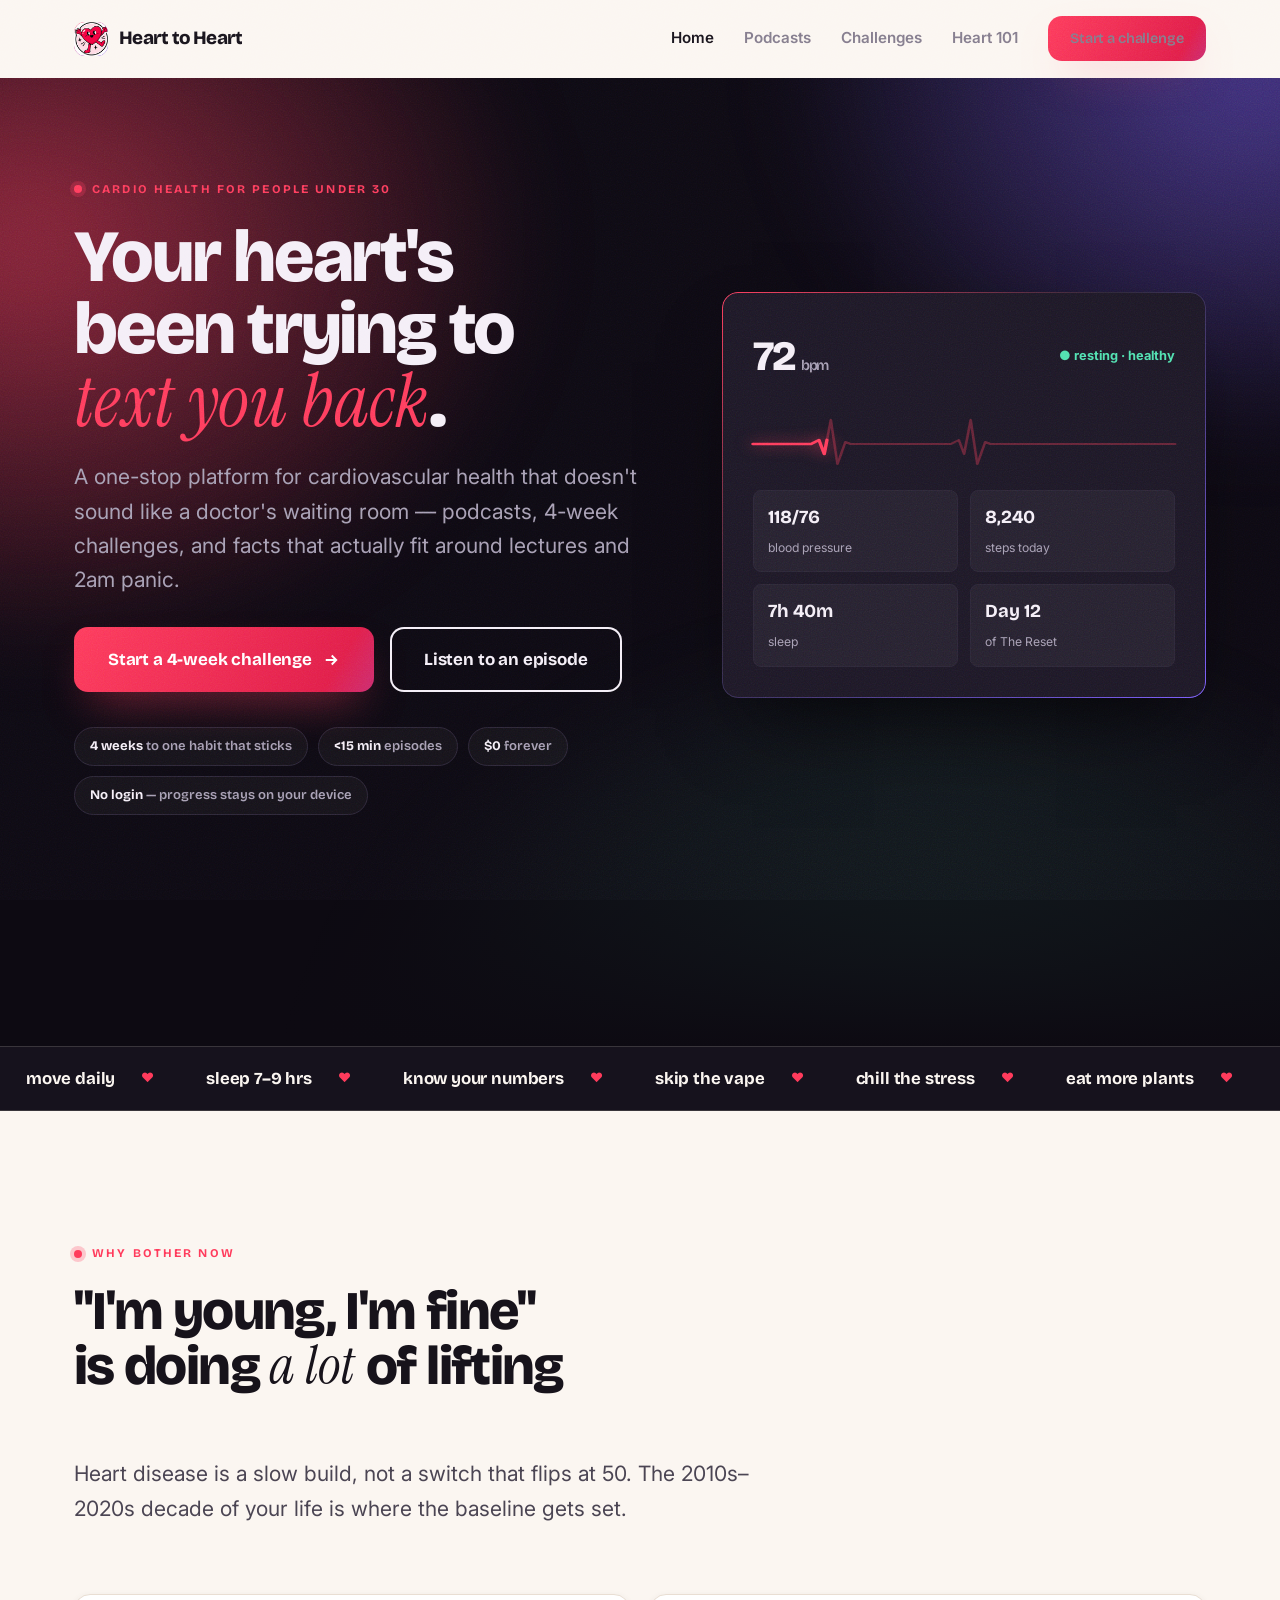
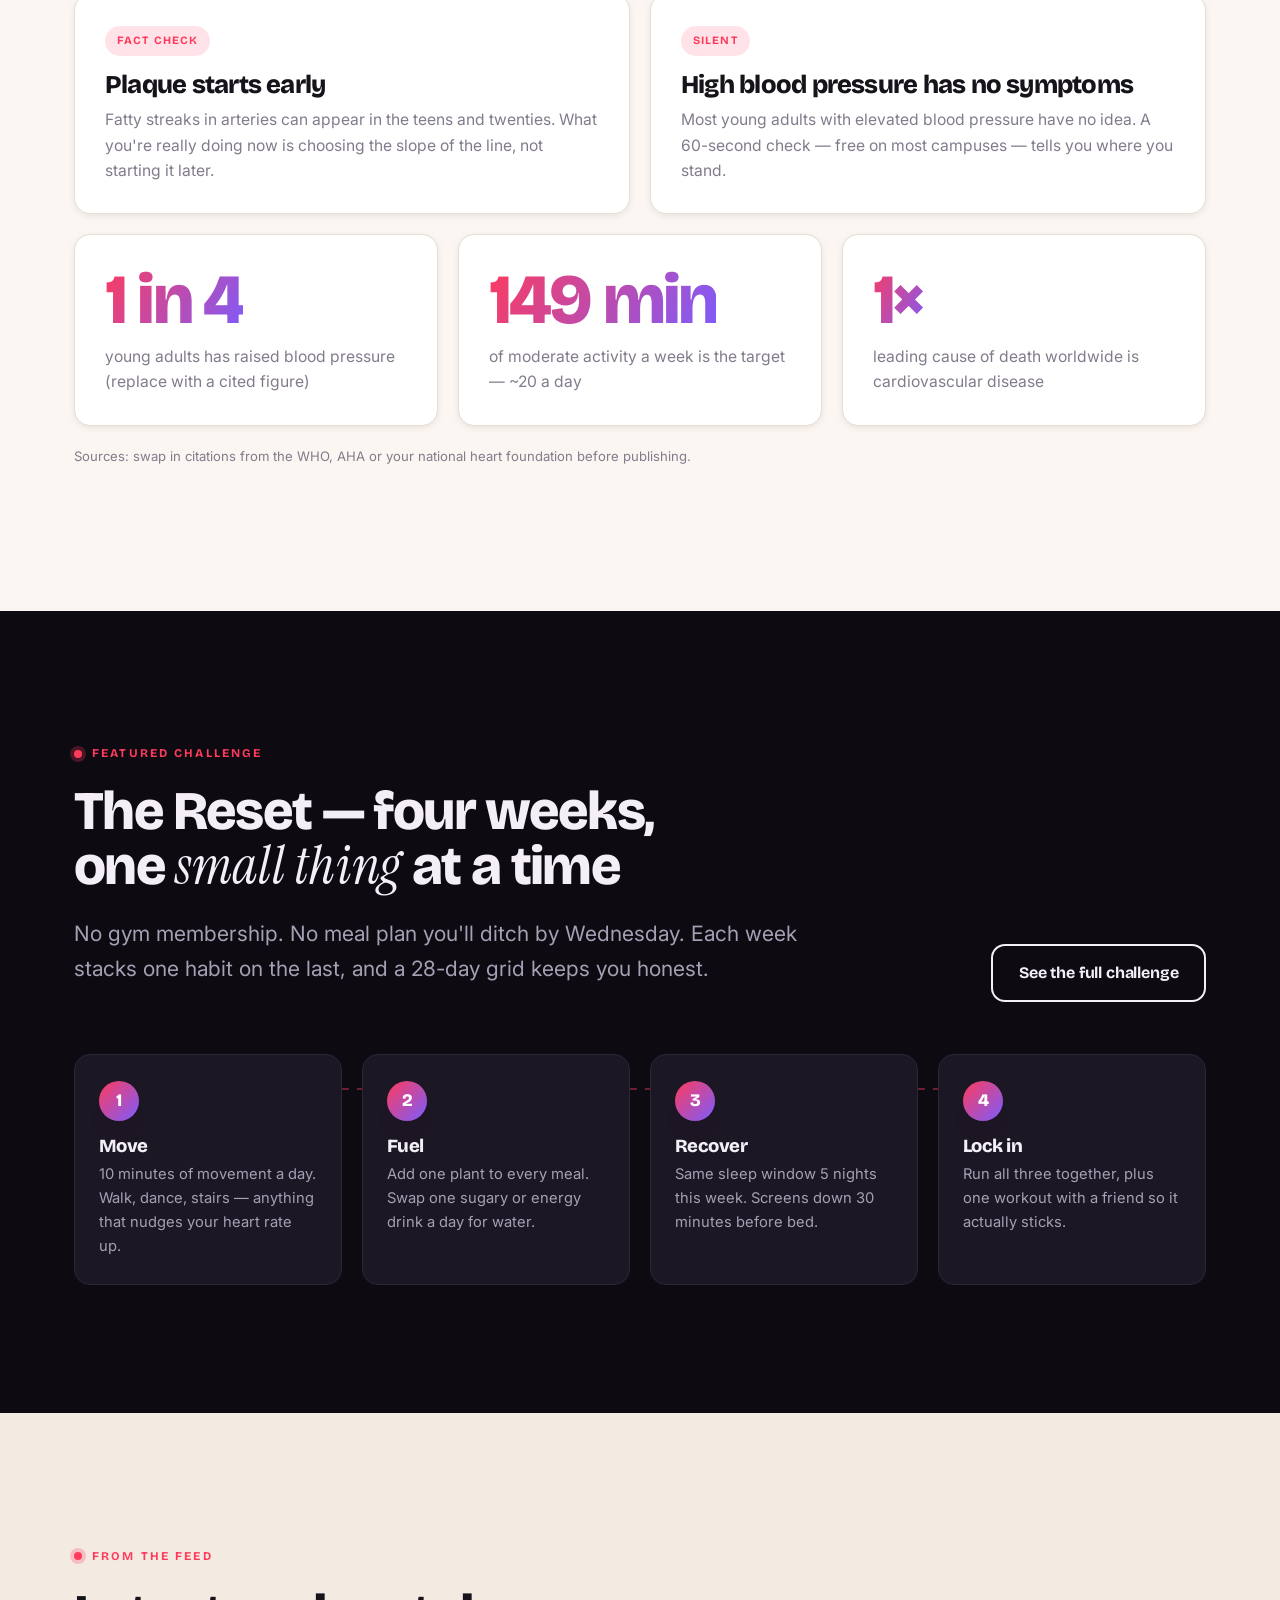
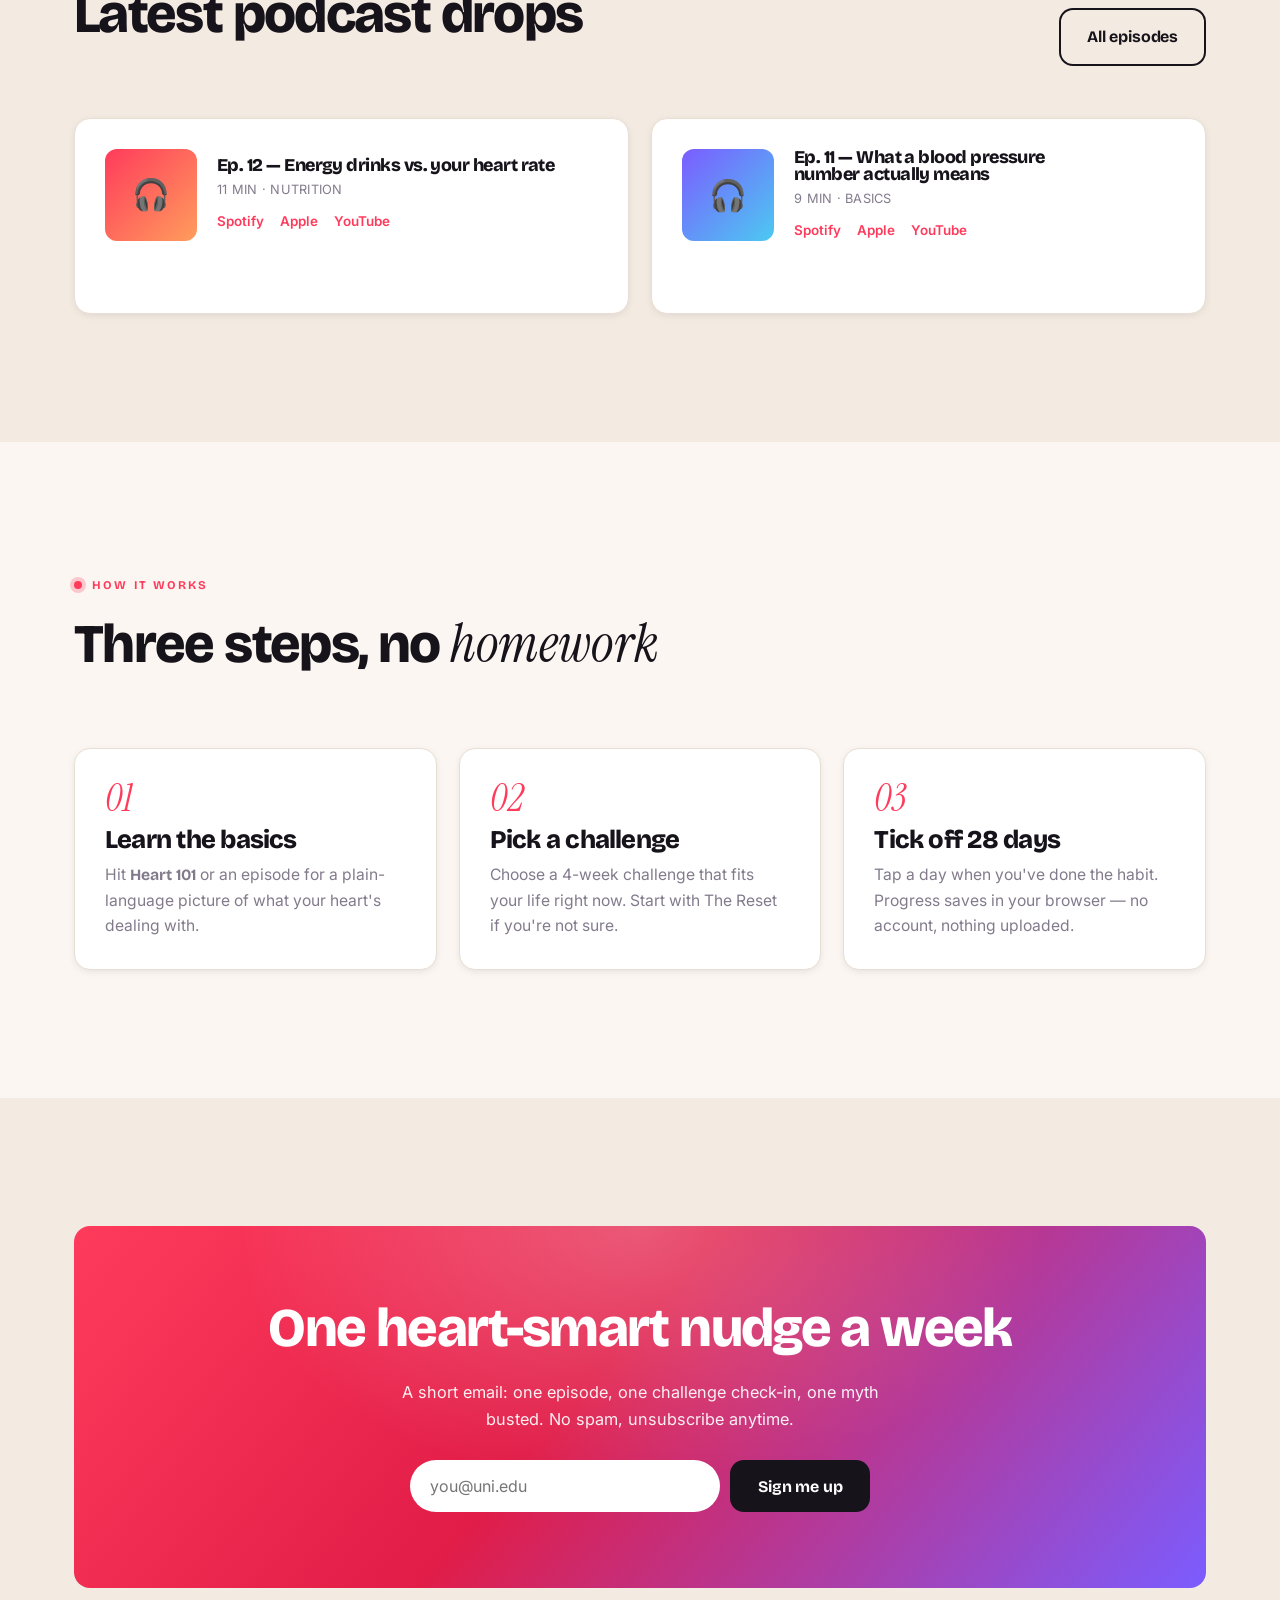
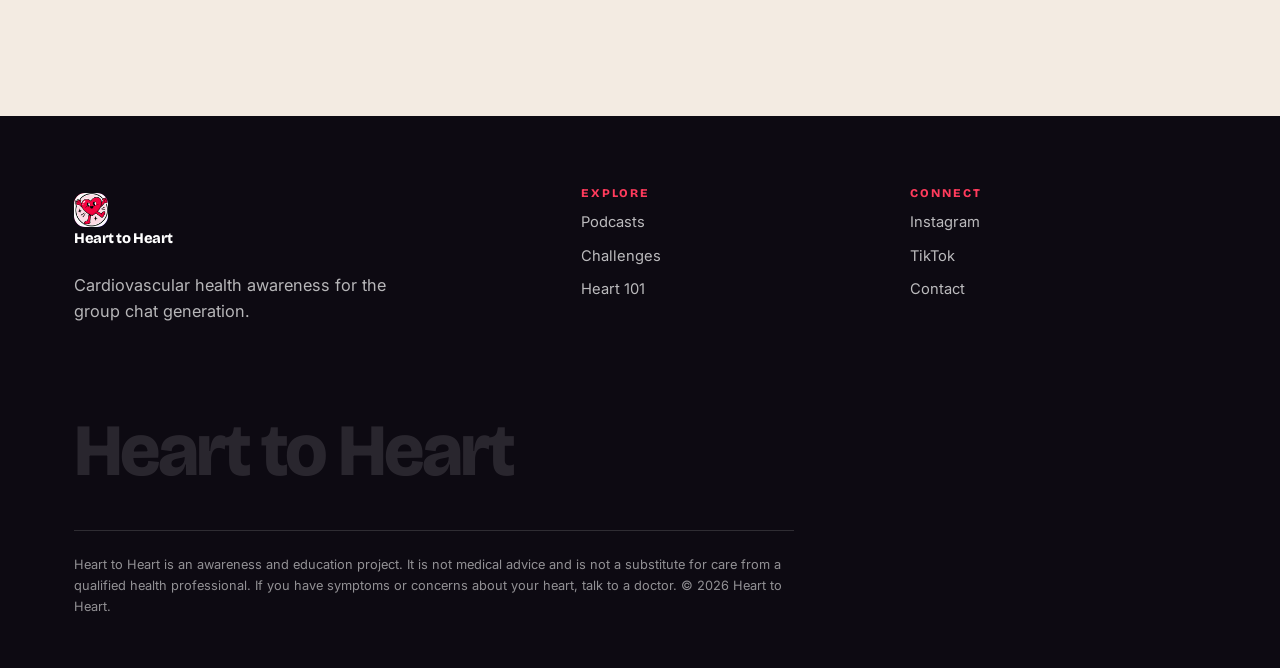
<file: index.html>
<!doctype html>
<html lang="en">
<head>
<meta charset="utf-8" />
<meta name="viewport" content="width=device-width, initial-scale=1" />
<title>Heart to Heart — cardiovascular health, minus the lecture</title>
<meta name="description" content="Podcasts, 4-week challenges and straight facts on cardiovascular health, made for people under 30." />
<meta property="og:title" content="Heart to Heart" />
<meta property="og:description" content="Cardiovascular health, minus the lecture. Podcasts and 4-week challenges for people under 30." />
<link rel="icon" href="data:image/svg+xml,%3Csvg xmlns='http://www.w3.org/2000/svg' viewBox='0 0 32 32'%3E%3Ctext y='26' font-size='26'%3E%E2%9D%A4%EF%B8%8F%3C/text%3E%3C/svg%3E" />
<link rel="preconnect" href="https://fonts.googleapis.com" />
<link rel="preconnect" href="https://fonts.gstatic.com" crossorigin />
<link href="https://fonts.googleapis.com/css2?family=Bricolage+Grotesque:opsz,wght@12..96,600;12..96,700;12..96,800&family=Inter:wght@400;500;600;700&family=Instrument+Serif:ital@0;1&display=swap" rel="stylesheet" />
<link rel="stylesheet" href="styles.css" />
<script>
  // Netlify Identity: send invite/recovery links to the admin panel, and
  // jump straight to the editor after logging in from there.
  if (window.location.hash && window.location.hash.match(/invite_token|recovery_token|confirmation_token/)) {
    window.location.href = "/admin/" + window.location.hash;
  }
</script>
<script src="https://identity.netlify.com/v1/netlify-identity-widget.js"></script>
<script>
  if (window.netlifyIdentity) {
    window.netlifyIdentity.on("init", (user) => {
      if (!user) {
        window.netlifyIdentity.on("login", () => {
          document.location.href = "/admin/";
        });
      }
    });
  }
</script>
</head>
<body data-page="home">

<header class="nav">
  <div class="nav-inner">
    <a class="brand" href="index.html"><span class="dot">❤️</span> Heart to Heart</a>
    <button class="nav-toggle" data-nav-toggle aria-label="Menu" aria-expanded="false">☰</button>
    <nav class="nav-links">
      <a href="index.html" aria-current="page">Home</a>
      <a href="podcasts.html">Podcasts</a>
      <a href="challenges.html">Challenges</a>
      <a href="about.html">Heart 101</a>
      <a class="btn btn-primary" href="challenges.html"><span>Start a challenge</span></a>
    </nav>
  </div>
</header>

<main>
  <!-- ================= HERO ================= -->
  <section class="hero">
    <div class="wrap hero-grid">
      <div>
        <span class="eyebrow">Cardio health for people under 30</span>
        <h1 class="editable">Your heart's been trying to <span class="serif">text you back</span>.</h1>
        <p class="lede editable" data-content="hero_subtext">A one-stop platform for cardiovascular health that doesn't sound like a doctor's waiting room — podcasts, 4-week challenges, and facts that actually fit around lectures and 2am panic.</p>
        <div class="hero-cta">
          <a class="btn btn-primary btn-lg" href="challenges.html">
            <span>Start a 4-week challenge</span>
            <svg viewBox="0 0 24 24" fill="none" stroke="currentColor" stroke-width="2.5"><path d="M5 12h14M13 6l6 6-6 6"/></svg>
          </a>
          <a class="btn btn-ghost btn-lg" href="podcasts.html"><span>Listen to an episode</span></a>
        </div>
        <div class="chips">
          <span class="chip"><b>4 weeks</b> to one habit that sticks</span>
          <span class="chip"><b>&lt;15 min</b> episodes</span>
          <span class="chip"><b>$0</b> forever</span>
          <span class="chip"><b>No login</b> — progress stays on your device</span>
        </div>
      </div>

      <div data-reveal>
        <div class="hero-card">
          <div class="row">
            <div class="bpm">72<small>bpm</small></div>
            <div class="status">● resting · healthy</div>
          </div>
          <svg class="ecg" viewBox="0 0 320 70" preserveAspectRatio="none" aria-hidden="true">
            <path class="base" d="M0 42 H44 l6 -4 l4 14 l5 -34 l5 44 l6 -22 l4 2 H150 l6 -4 l4 14 l5 -34 l5 44 l6 -22 l4 2 H320" />
            <path class="pulse" d="M0 42 H44 l6 -4 l4 14 l5 -34 l5 44 l6 -22 l4 2 H150 l6 -4 l4 14 l5 -34 l5 44 l6 -22 l4 2 H320" />
          </svg>
          <div class="mini">
            <div><strong>118/76</strong><span>blood pressure</span></div>
            <div><strong>8,240</strong><span>steps today</span></div>
            <div><strong>7h 40m</strong><span>sleep</span></div>
            <div><strong>Day 12</strong><span>of The Reset</span></div>
          </div>
        </div>
      </div>
    </div>
  </section>

  <!-- ================= MARQUEE ================= -->
  <div class="marquee" aria-hidden="true">
    <div class="marquee-track">
      <span>move daily</span><span>sleep 7–9 hrs</span><span>know your numbers</span><span>skip the vape</span><span>chill the stress</span><span>eat more plants</span><span>take the stairs</span>
      <span>move daily</span><span>sleep 7–9 hrs</span><span>know your numbers</span><span>skip the vape</span><span>chill the stress</span><span>eat more plants</span><span>take the stairs</span>
    </div>
  </div>

  <!-- ================= WHY NOW (bento) ================= -->
  <section id="sec-why-now">
    <div class="wrap">
      <div class="section-head">
        <div>
          <span class="eyebrow" data-reveal>Why bother now</span>
          <h2 class="editable" data-reveal>"I'm young, I'm fine"<br />is doing <span class="serif">a lot</span> of lifting</h2>
        </div>
        <p class="lede editable" data-reveal>Heart disease is a slow build, not a switch that flips at 50. The 2010s–2020s decade of your life is where the baseline gets set.</p>
      </div>

      <div class="bento">
        <div class="card span-3" data-reveal>
          <span class="tag">Fact check</span>
          <h3 class="editable">Plaque starts early</h3>
          <p class="editable">Fatty streaks in arteries can appear in the teens and twenties. What you're really doing now is choosing the slope of the line, not starting it later.</p>
        </div>
        <div class="card span-3" data-reveal>
          <span class="tag">Silent</span>
          <h3 class="editable">High blood pressure has no symptoms</h3>
          <p class="editable">Most young adults with elevated blood pressure have no idea. A 60-second check — free on most campuses — tells you where you stand.</p>
        </div>
        <div class="card span-2" data-reveal>
          <span class="stat-big" data-count="1" data-suffix=" in 4">0</span>
          <p class="editable" style="margin-top:8px">young adults has raised blood pressure <span class="muted">(replace with a cited figure)</span></p>
        </div>
        <div class="card span-2" data-reveal>
          <span class="stat-big" data-count="150" data-suffix=" min">0</span>
          <p class="editable" style="margin-top:8px">of moderate activity a week is the target — ~20 a day</p>
        </div>
        <div class="card span-2" data-reveal>
          <span class="stat-big" data-count="1" data-suffix="×">0</span>
          <p class="editable" style="margin-top:8px">leading cause of death worldwide is cardiovascular disease</p>
        </div>
      </div>
      <p class="muted editable" style="margin-top:20px;font-size:0.82rem">Sources: swap in citations from the WHO, AHA or your national heart foundation before publishing.</p>
    </div>
  </section>

  <!-- ================= THE RESET (dark) ================= -->
  <section id="sec-featured-challenge" class="panel--dark">
    <div class="wrap">
      <div class="section-head">
        <div>
          <span class="eyebrow" data-reveal>Featured challenge</span>
          <h2 class="editable" data-reveal>The Reset — four weeks,<br />one <span class="serif">small thing</span> at a time</h2>
          <p class="lede editable" data-reveal>No gym membership. No meal plan you'll ditch by Wednesday. Each week stacks one habit on the last, and a 28-day grid keeps you honest.</p>
        </div>
        <a class="btn btn-ghost" href="challenge-reset.html" data-reveal><span>See the full challenge</span></a>
      </div>
      <div class="weeks">
        <div class="week" data-reveal><h3 class="editable">Move</h3><p class="editable">10 minutes of movement a day. Walk, dance, stairs — anything that nudges your heart rate up.</p></div>
        <div class="week" data-reveal><h3 class="editable">Fuel</h3><p class="editable">Add one plant to every meal. Swap one sugary or energy drink a day for water.</p></div>
        <div class="week" data-reveal><h3 class="editable">Recover</h3><p class="editable">Same sleep window 5 nights this week. Screens down 30 minutes before bed.</p></div>
        <div class="week" data-reveal><h3 class="editable">Lock in</h3><p class="editable">Run all three together, plus one workout with a friend so it actually sticks.</p></div>
      </div>
    </div>
  </section>

  <!-- ================= PODCASTS ================= -->
  <section id="sec-podcast-preview" class="panel--alt">
    <div class="wrap">
      <div class="section-head">
        <div>
          <span class="eyebrow" data-reveal>From the feed</span>
          <h2 class="editable" data-reveal>Latest podcast drops</h2>
        </div>
        <a class="btn btn-ghost" href="podcasts.html" data-reveal><span>All episodes</span></a>
      </div>
      <div class="grid grid-2">
        <div class="card" data-reveal>
          <div class="pod">
            <div class="pod-art a">🎧</div>
            <div>
              <h3 class="editable">Ep. 12 — Energy drinks vs. your heart rate</h3>
              <div class="meta">11 MIN · NUTRITION</div>
              <div class="links"><a href="podcasts.html">Spotify</a><a href="podcasts.html">Apple</a><a href="podcasts.html">YouTube</a></div>
            </div>
          </div>
          <div class="waveform"><i></i><i></i><i></i><i></i><i></i><i></i><i></i><i></i><i></i><i></i><i></i><i></i><i></i><i></i><i></i><i></i><i></i><i></i><i></i><i></i></div>
        </div>
        <div class="card" data-reveal>
          <div class="pod">
            <div class="pod-art b">🎧</div>
            <div>
              <h3 class="editable">Ep. 11 — What a blood pressure number actually means</h3>
              <div class="meta">9 MIN · BASICS</div>
              <div class="links"><a href="podcasts.html">Spotify</a><a href="podcasts.html">Apple</a><a href="podcasts.html">YouTube</a></div>
            </div>
          </div>
          <div class="waveform"><i></i><i></i><i></i><i></i><i></i><i></i><i></i><i></i><i></i><i></i><i></i><i></i><i></i><i></i><i></i><i></i><i></i><i></i><i></i><i></i></div>
        </div>
      </div>
    </div>
  </section>

  <!-- ================= HOW IT WORKS ================= -->
  <section id="sec-how-it-works">
    <div class="wrap">
      <div class="section-head">
        <div>
          <span class="eyebrow" data-reveal>How it works</span>
          <h2 class="editable" data-reveal>Three steps, no <span class="serif">homework</span></h2>
        </div>
      </div>
      <div class="grid grid-3">
        <div class="card" data-reveal>
          <span class="card-num">01</span>
          <h3 class="editable">Learn the basics</h3>
          <p class="editable">Hit <a class="tlink" href="about.html">Heart 101</a> or an episode for a plain-language picture of what your heart's dealing with.</p>
        </div>
        <div class="card" data-reveal>
          <span class="card-num">02</span>
          <h3 class="editable">Pick a challenge</h3>
          <p class="editable">Choose a 4-week challenge that fits your life right now. Start with The Reset if you're not sure.</p>
        </div>
        <div class="card" data-reveal>
          <span class="card-num">03</span>
          <h3 class="editable">Tick off 28 days</h3>
          <p class="editable">Tap a day when you've done the habit. Progress saves in your browser — no account, nothing uploaded.</p>
        </div>
      </div>
    </div>
  </section>

  <!-- ================= NEWSLETTER ================= -->
  <section id="sec-newsletter" class="panel--alt">
    <div class="wrap">
      <div class="band" data-reveal>
        <h2 class="editable">One heart-smart nudge a week</h2>
        <p class="editable">A short email: one episode, one challenge check-in, one myth busted. No spam, unsubscribe anytime.</p>
        <!-- Netlify: works as-is once deployed. Cloudflare/GitHub Pages: point action= at a free Formspree endpoint and drop data-netlify. -->
        <form name="newsletter" method="POST" data-netlify="true" action="/thanks.html">
          <input type="email" name="email" placeholder="you@uni.edu" required aria-label="Email address" />
          <button class="btn" type="submit">Sign me up</button>
        </form>
      </div>
    </div>
  </section>
</main>

<footer class="footer">
  <div class="wrap">
    <div>
      <a class="brand" href="index.html" style="color:#fff"><span class="dot">❤️</span> Heart to Heart</a>
      <p style="color:rgba(255,255,255,0.7);margin-top:16px;max-width:34ch">Cardiovascular health awareness for the group chat generation.</p>
    </div>
    <div>
      <h4>Explore</h4>
      <a href="podcasts.html">Podcasts</a>
      <a href="challenges.html">Challenges</a>
      <a href="about.html">Heart 101</a>
    </div>
    <div>
      <h4>Connect</h4>
      <a href="#" data-social="instagram">Instagram</a>
      <a href="#" data-social="tiktok">TikTok</a>
      <a href="#" data-social="contact">Contact</a>
    </div>
    <div class="wordmark">Heart to Heart</div>
    <p class="disclaimer">
      Heart to Heart is an awareness and education project. It is not medical advice and is not a substitute for
      care from a qualified health professional. If you have symptoms or concerns about your heart, talk to a doctor.
      © <span data-year>2026</span> Heart to Heart.
    </p>
  </div>
</footer>

<script src="app.js"></script>
<script src="content.js"></script>
</body>
</html>
</file>
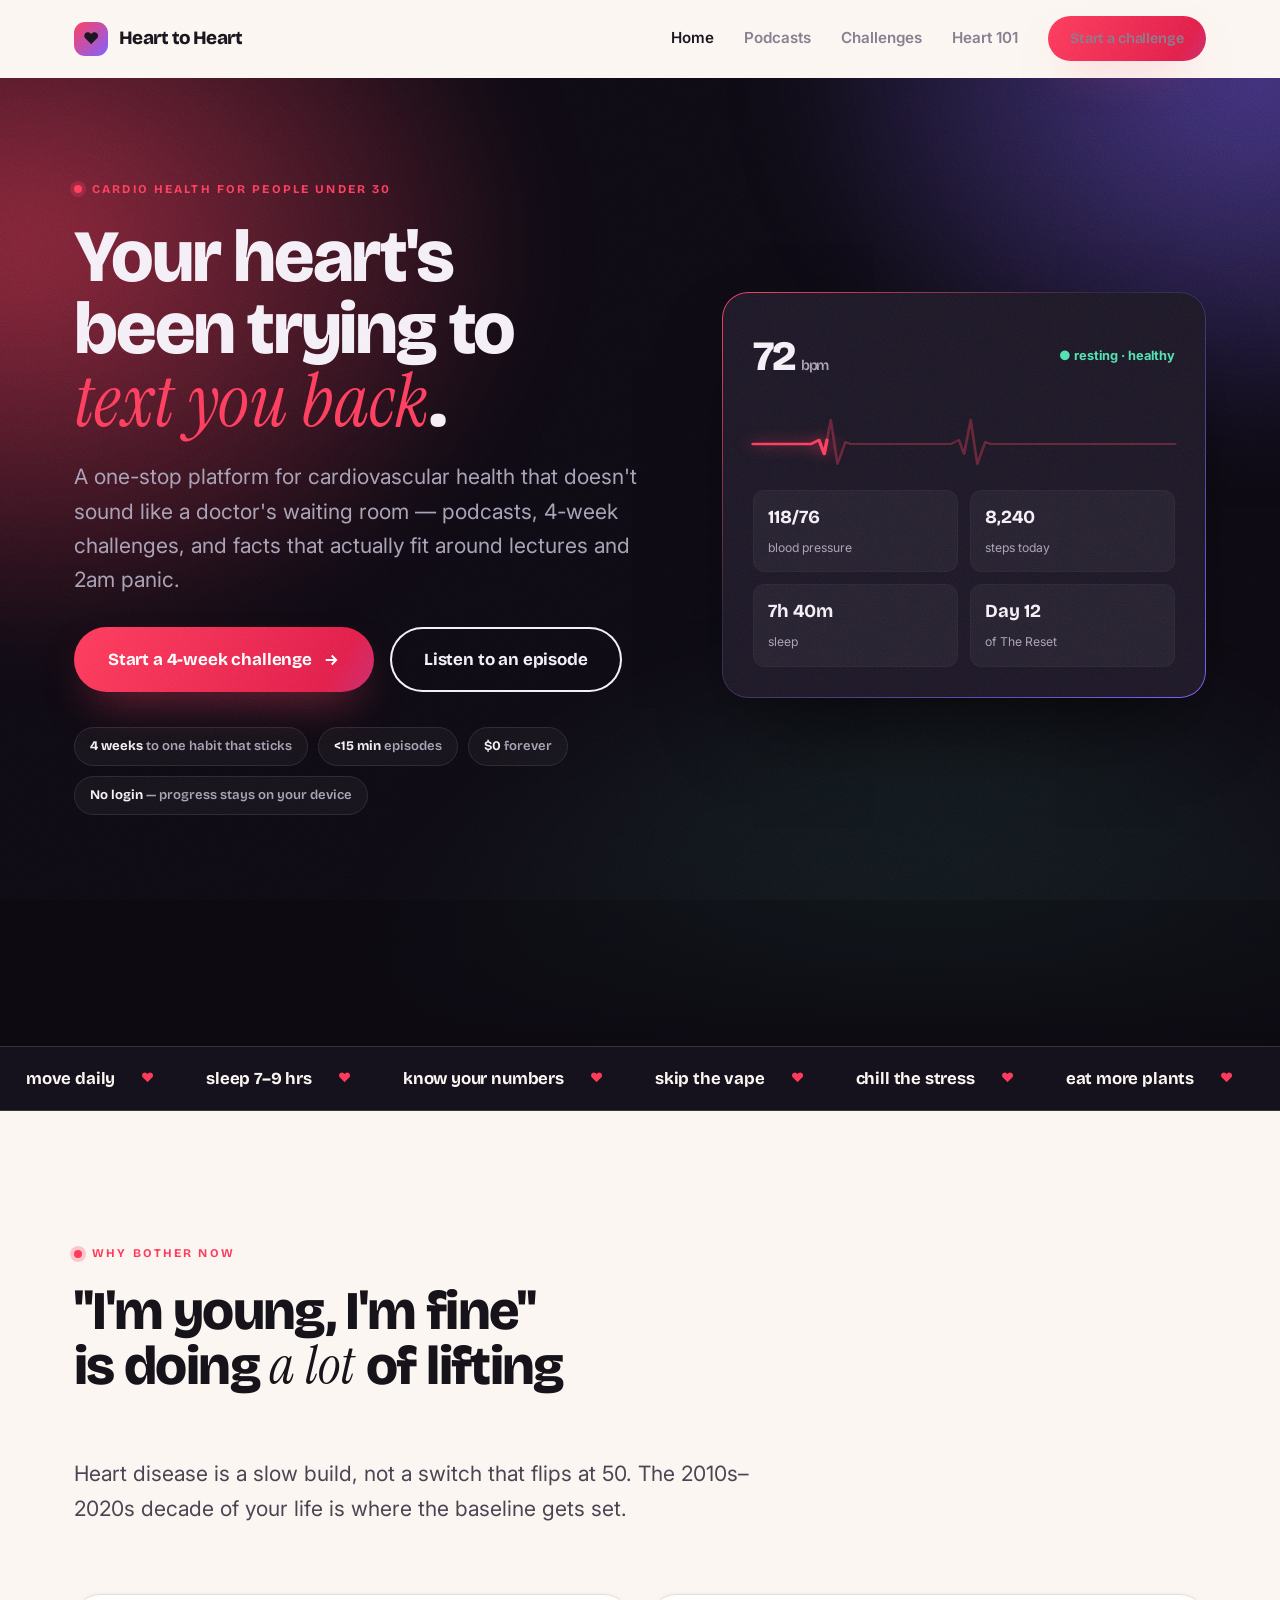
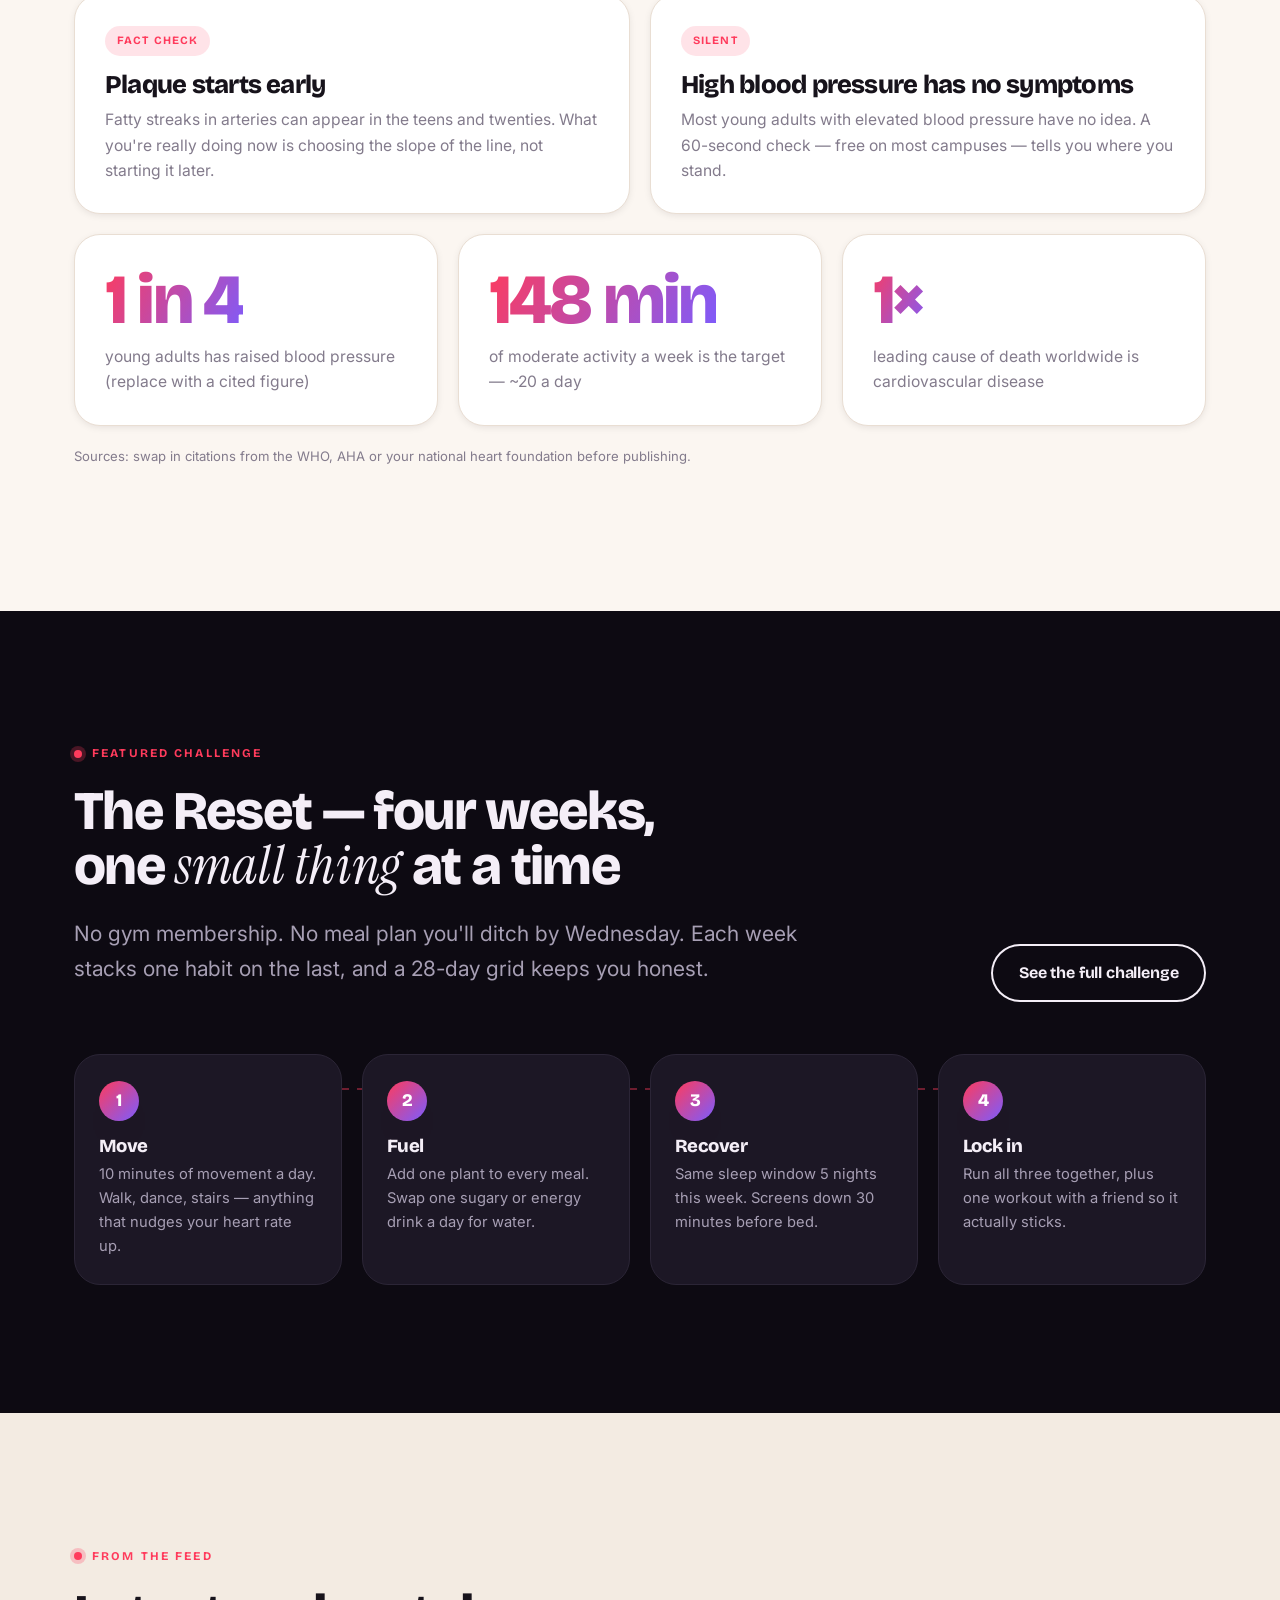
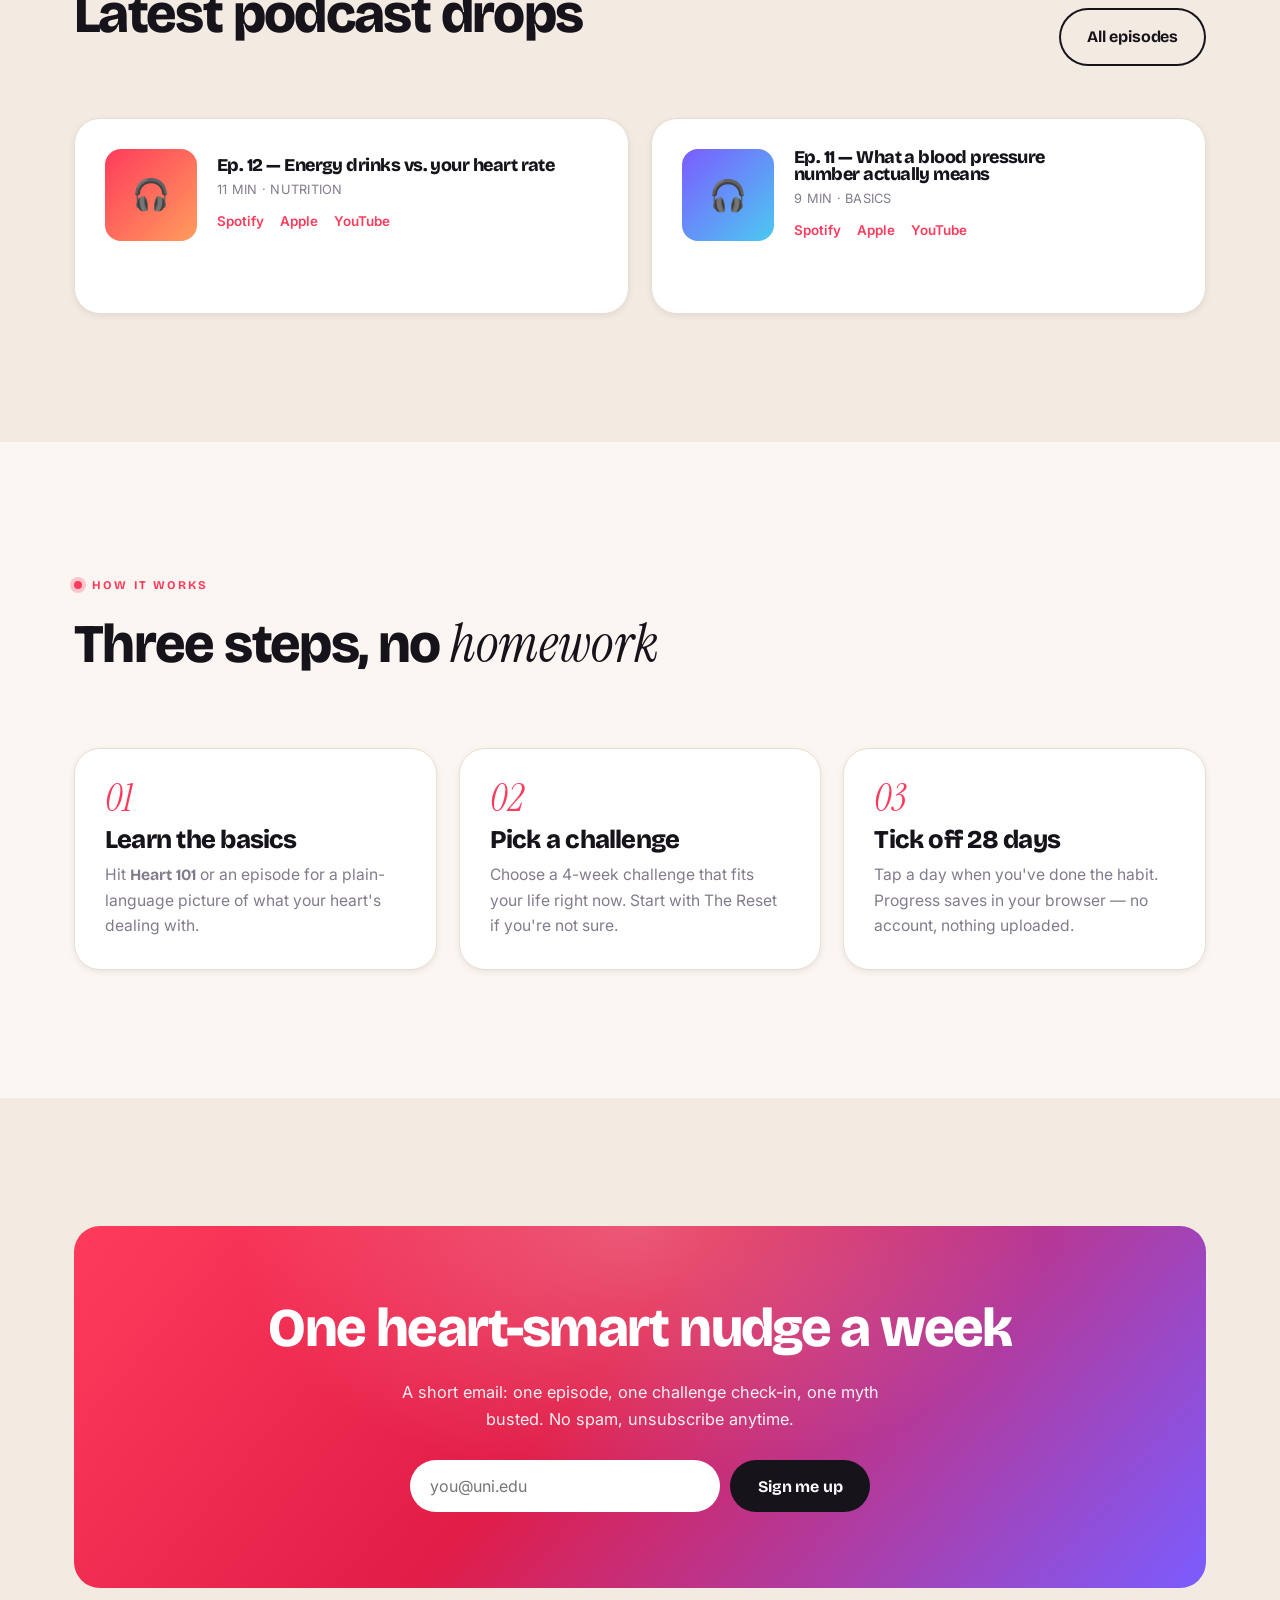
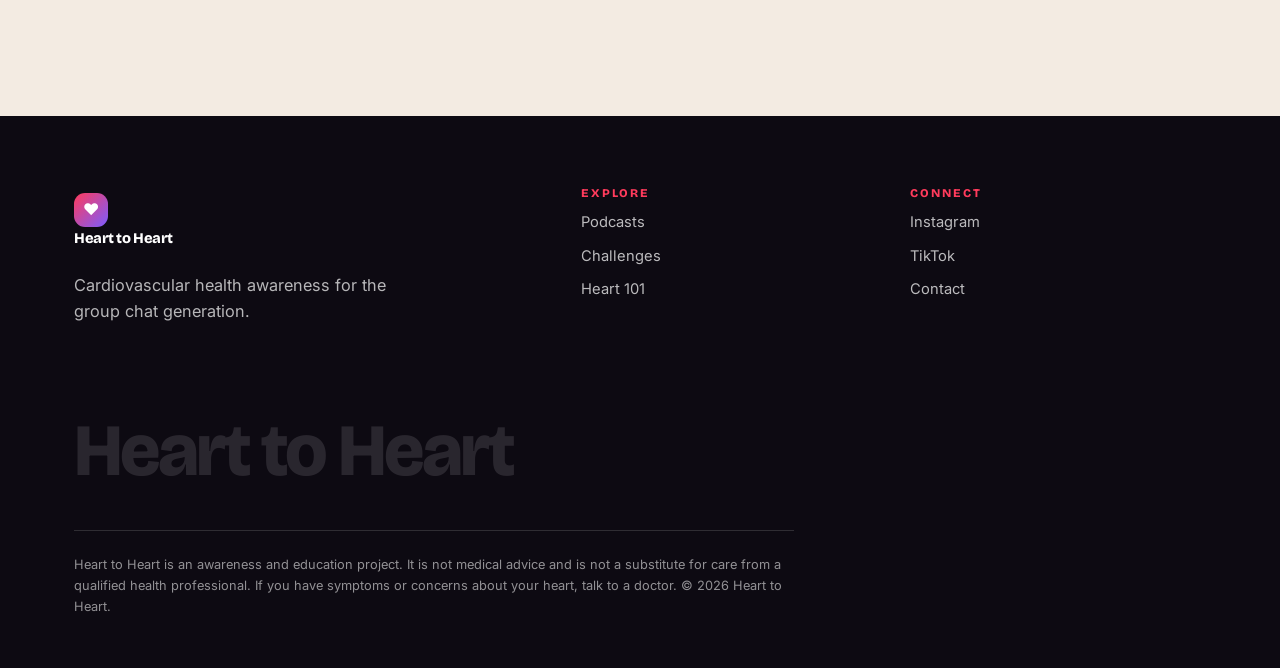
<file: heart-to-heart-site/index.html>
<!doctype html>
<html lang="en">
<head>
<meta charset="utf-8" />
<meta name="viewport" content="width=device-width, initial-scale=1" />
<title>Heart to Heart — cardiovascular health, minus the lecture</title>
<meta name="description" content="Podcasts, 4-week challenges and straight facts on cardiovascular health, made for people under 30." />
<meta property="og:title" content="Heart to Heart" />
<meta property="og:description" content="Cardiovascular health, minus the lecture. Podcasts and 4-week challenges for people under 30." />
<link rel="icon" href="data:image/svg+xml,%3Csvg xmlns='http://www.w3.org/2000/svg' viewBox='0 0 32 32'%3E%3Ctext y='26' font-size='26'%3E%E2%9D%A4%EF%B8%8F%3C/text%3E%3C/svg%3E" />
<link rel="preconnect" href="https://fonts.googleapis.com" />
<link rel="preconnect" href="https://fonts.gstatic.com" crossorigin />
<link href="https://fonts.googleapis.com/css2?family=Bricolage+Grotesque:opsz,wght@12..96,600;12..96,700;12..96,800&family=Inter:wght@400;500;600;700&family=Instrument+Serif:ital@0;1&display=swap" rel="stylesheet" />
<link rel="stylesheet" href="styles.css" />
<script>
  // Netlify Identity: send invite/recovery links to the admin panel, and
  // jump straight to the editor after logging in from there.
  if (window.location.hash && window.location.hash.match(/invite_token|recovery_token|confirmation_token/)) {
    window.location.href = "/admin/" + window.location.hash;
  }
</script>
<script src="https://identity.netlify.com/v1/netlify-identity-widget.js"></script>
<script>
  if (window.netlifyIdentity) {
    window.netlifyIdentity.on("init", (user) => {
      if (!user) {
        window.netlifyIdentity.on("login", () => {
          document.location.href = "/admin/";
        });
      }
    });
  }
</script>
</head>
<body data-page="home">

<header class="nav">
  <div class="nav-inner">
    <a class="brand" href="index.html"><span class="dot">❤️</span> Heart to Heart</a>
    <button class="nav-toggle" data-nav-toggle aria-label="Menu" aria-expanded="false">☰</button>
    <nav class="nav-links">
      <a href="index.html" aria-current="page">Home</a>
      <a href="podcasts.html">Podcasts</a>
      <a href="challenges.html">Challenges</a>
      <a href="about.html">Heart 101</a>
      <a class="btn btn-primary" href="challenges.html"><span>Start a challenge</span></a>
    </nav>
  </div>
</header>

<main>
  <!-- ================= HERO ================= -->
  <section class="hero">
    <div class="wrap hero-grid">
      <div>
        <span class="eyebrow">Cardio health for people under 30</span>
        <h1 class="editable">Your heart's been trying to <span class="serif">text you back</span>.</h1>
        <p class="lede editable" data-content="hero_subtext">A one-stop platform for cardiovascular health that doesn't sound like a doctor's waiting room — podcasts, 4-week challenges, and facts that actually fit around lectures and 2am panic.</p>
        <div class="hero-cta">
          <a class="btn btn-primary btn-lg" href="challenges.html">
            <span>Start a 4-week challenge</span>
            <svg viewBox="0 0 24 24" fill="none" stroke="currentColor" stroke-width="2.5"><path d="M5 12h14M13 6l6 6-6 6"/></svg>
          </a>
          <a class="btn btn-ghost btn-lg" href="podcasts.html"><span>Listen to an episode</span></a>
        </div>
        <div class="chips">
          <span class="chip"><b>4 weeks</b> to one habit that sticks</span>
          <span class="chip"><b>&lt;15 min</b> episodes</span>
          <span class="chip"><b>$0</b> forever</span>
          <span class="chip"><b>No login</b> — progress stays on your device</span>
        </div>
      </div>

      <div data-reveal>
        <div class="hero-card">
          <div class="row">
            <div class="bpm">72<small>bpm</small></div>
            <div class="status">● resting · healthy</div>
          </div>
          <svg class="ecg" viewBox="0 0 320 70" preserveAspectRatio="none" aria-hidden="true">
            <path class="base" d="M0 42 H44 l6 -4 l4 14 l5 -34 l5 44 l6 -22 l4 2 H150 l6 -4 l4 14 l5 -34 l5 44 l6 -22 l4 2 H320" />
            <path class="pulse" d="M0 42 H44 l6 -4 l4 14 l5 -34 l5 44 l6 -22 l4 2 H150 l6 -4 l4 14 l5 -34 l5 44 l6 -22 l4 2 H320" />
          </svg>
          <div class="mini">
            <div><strong>118/76</strong><span>blood pressure</span></div>
            <div><strong>8,240</strong><span>steps today</span></div>
            <div><strong>7h 40m</strong><span>sleep</span></div>
            <div><strong>Day 12</strong><span>of The Reset</span></div>
          </div>
        </div>
      </div>
    </div>
  </section>

  <!-- ================= MARQUEE ================= -->
  <div class="marquee" aria-hidden="true">
    <div class="marquee-track">
      <span>move daily</span><span>sleep 7–9 hrs</span><span>know your numbers</span><span>skip the vape</span><span>chill the stress</span><span>eat more plants</span><span>take the stairs</span>
      <span>move daily</span><span>sleep 7–9 hrs</span><span>know your numbers</span><span>skip the vape</span><span>chill the stress</span><span>eat more plants</span><span>take the stairs</span>
    </div>
  </div>

  <!-- ================= WHY NOW (bento) ================= -->
  <section>
    <div class="wrap">
      <div class="section-head">
        <div>
          <span class="eyebrow" data-reveal>Why bother now</span>
          <h2 class="editable" data-reveal>"I'm young, I'm fine"<br />is doing <span class="serif">a lot</span> of lifting</h2>
        </div>
        <p class="lede editable" data-reveal>Heart disease is a slow build, not a switch that flips at 50. The 2010s–2020s decade of your life is where the baseline gets set.</p>
      </div>

      <div class="bento">
        <div class="card span-3" data-reveal>
          <span class="tag">Fact check</span>
          <h3 class="editable">Plaque starts early</h3>
          <p class="editable">Fatty streaks in arteries can appear in the teens and twenties. What you're really doing now is choosing the slope of the line, not starting it later.</p>
        </div>
        <div class="card span-3" data-reveal>
          <span class="tag">Silent</span>
          <h3 class="editable">High blood pressure has no symptoms</h3>
          <p class="editable">Most young adults with elevated blood pressure have no idea. A 60-second check — free on most campuses — tells you where you stand.</p>
        </div>
        <div class="card span-2" data-reveal>
          <span class="stat-big" data-count="1" data-suffix=" in 4">0</span>
          <p class="editable" style="margin-top:8px">young adults has raised blood pressure <span class="muted">(replace with a cited figure)</span></p>
        </div>
        <div class="card span-2" data-reveal>
          <span class="stat-big" data-count="150" data-suffix=" min">0</span>
          <p class="editable" style="margin-top:8px">of moderate activity a week is the target — ~20 a day</p>
        </div>
        <div class="card span-2" data-reveal>
          <span class="stat-big" data-count="1" data-suffix="×">0</span>
          <p class="editable" style="margin-top:8px">leading cause of death worldwide is cardiovascular disease</p>
        </div>
      </div>
      <p class="muted editable" style="margin-top:20px;font-size:0.82rem">Sources: swap in citations from the WHO, AHA or your national heart foundation before publishing.</p>
    </div>
  </section>

  <!-- ================= THE RESET (dark) ================= -->
  <section class="panel--dark">
    <div class="wrap">
      <div class="section-head">
        <div>
          <span class="eyebrow" data-reveal>Featured challenge</span>
          <h2 class="editable" data-reveal>The Reset — four weeks,<br />one <span class="serif">small thing</span> at a time</h2>
          <p class="lede editable" data-reveal>No gym membership. No meal plan you'll ditch by Wednesday. Each week stacks one habit on the last, and a 28-day grid keeps you honest.</p>
        </div>
        <a class="btn btn-ghost" href="challenge-reset.html" data-reveal><span>See the full challenge</span></a>
      </div>
      <div class="weeks">
        <div class="week" data-reveal><h3 class="editable">Move</h3><p class="editable">10 minutes of movement a day. Walk, dance, stairs — anything that nudges your heart rate up.</p></div>
        <div class="week" data-reveal><h3 class="editable">Fuel</h3><p class="editable">Add one plant to every meal. Swap one sugary or energy drink a day for water.</p></div>
        <div class="week" data-reveal><h3 class="editable">Recover</h3><p class="editable">Same sleep window 5 nights this week. Screens down 30 minutes before bed.</p></div>
        <div class="week" data-reveal><h3 class="editable">Lock in</h3><p class="editable">Run all three together, plus one workout with a friend so it actually sticks.</p></div>
      </div>
    </div>
  </section>

  <!-- ================= PODCASTS ================= -->
  <section class="panel--alt">
    <div class="wrap">
      <div class="section-head">
        <div>
          <span class="eyebrow" data-reveal>From the feed</span>
          <h2 class="editable" data-reveal>Latest podcast drops</h2>
        </div>
        <a class="btn btn-ghost" href="podcasts.html" data-reveal><span>All episodes</span></a>
      </div>
      <div class="grid grid-2">
        <div class="card" data-reveal>
          <div class="pod">
            <div class="pod-art a">🎧</div>
            <div>
              <h3 class="editable">Ep. 12 — Energy drinks vs. your heart rate</h3>
              <div class="meta">11 MIN · NUTRITION</div>
              <div class="links"><a href="podcasts.html">Spotify</a><a href="podcasts.html">Apple</a><a href="podcasts.html">YouTube</a></div>
            </div>
          </div>
          <div class="waveform"><i></i><i></i><i></i><i></i><i></i><i></i><i></i><i></i><i></i><i></i><i></i><i></i><i></i><i></i><i></i><i></i><i></i><i></i><i></i><i></i></div>
        </div>
        <div class="card" data-reveal>
          <div class="pod">
            <div class="pod-art b">🎧</div>
            <div>
              <h3 class="editable">Ep. 11 — What a blood pressure number actually means</h3>
              <div class="meta">9 MIN · BASICS</div>
              <div class="links"><a href="podcasts.html">Spotify</a><a href="podcasts.html">Apple</a><a href="podcasts.html">YouTube</a></div>
            </div>
          </div>
          <div class="waveform"><i></i><i></i><i></i><i></i><i></i><i></i><i></i><i></i><i></i><i></i><i></i><i></i><i></i><i></i><i></i><i></i><i></i><i></i><i></i><i></i></div>
        </div>
      </div>
    </div>
  </section>

  <!-- ================= HOW IT WORKS ================= -->
  <section>
    <div class="wrap">
      <div class="section-head">
        <div>
          <span class="eyebrow" data-reveal>How it works</span>
          <h2 class="editable" data-reveal>Three steps, no <span class="serif">homework</span></h2>
        </div>
      </div>
      <div class="grid grid-3">
        <div class="card" data-reveal>
          <span class="card-num">01</span>
          <h3 class="editable">Learn the basics</h3>
          <p class="editable">Hit <a class="tlink" href="about.html">Heart 101</a> or an episode for a plain-language picture of what your heart's dealing with.</p>
        </div>
        <div class="card" data-reveal>
          <span class="card-num">02</span>
          <h3 class="editable">Pick a challenge</h3>
          <p class="editable">Choose a 4-week challenge that fits your life right now. Start with The Reset if you're not sure.</p>
        </div>
        <div class="card" data-reveal>
          <span class="card-num">03</span>
          <h3 class="editable">Tick off 28 days</h3>
          <p class="editable">Tap a day when you've done the habit. Progress saves in your browser — no account, nothing uploaded.</p>
        </div>
      </div>
    </div>
  </section>

  <!-- ================= NEWSLETTER ================= -->
  <section class="panel--alt">
    <div class="wrap">
      <div class="band" data-reveal>
        <h2 class="editable">One heart-smart nudge a week</h2>
        <p class="editable">A short email: one episode, one challenge check-in, one myth busted. No spam, unsubscribe anytime.</p>
        <!-- Netlify: works as-is once deployed. Cloudflare/GitHub Pages: point action= at a free Formspree endpoint and drop data-netlify. -->
        <form name="newsletter" method="POST" data-netlify="true" action="/thanks.html">
          <input type="email" name="email" placeholder="you@uni.edu" required aria-label="Email address" />
          <button class="btn" type="submit">Sign me up</button>
        </form>
      </div>
    </div>
  </section>
</main>

<footer class="footer">
  <div class="wrap">
    <div>
      <a class="brand" href="index.html" style="color:#fff"><span class="dot">❤️</span> Heart to Heart</a>
      <p style="color:rgba(255,255,255,0.7);margin-top:16px;max-width:34ch">Cardiovascular health awareness for the group chat generation.</p>
    </div>
    <div>
      <h4>Explore</h4>
      <a href="podcasts.html">Podcasts</a>
      <a href="challenges.html">Challenges</a>
      <a href="about.html">Heart 101</a>
    </div>
    <div>
      <h4>Connect</h4>
      <a href="#" data-social="instagram">Instagram</a>
      <a href="#" data-social="tiktok">TikTok</a>
      <a href="#" data-social="contact">Contact</a>
    </div>
    <div class="wordmark">Heart to Heart</div>
    <p class="disclaimer">
      Heart to Heart is an awareness and education project. It is not medical advice and is not a substitute for
      care from a qualified health professional. If you have symptoms or concerns about your heart, talk to a doctor.
      © <span data-year>2026</span> Heart to Heart.
    </p>
  </div>
</footer>

<script src="app.js"></script>
<script src="content.js"></script>
</body>
</html>
</file>
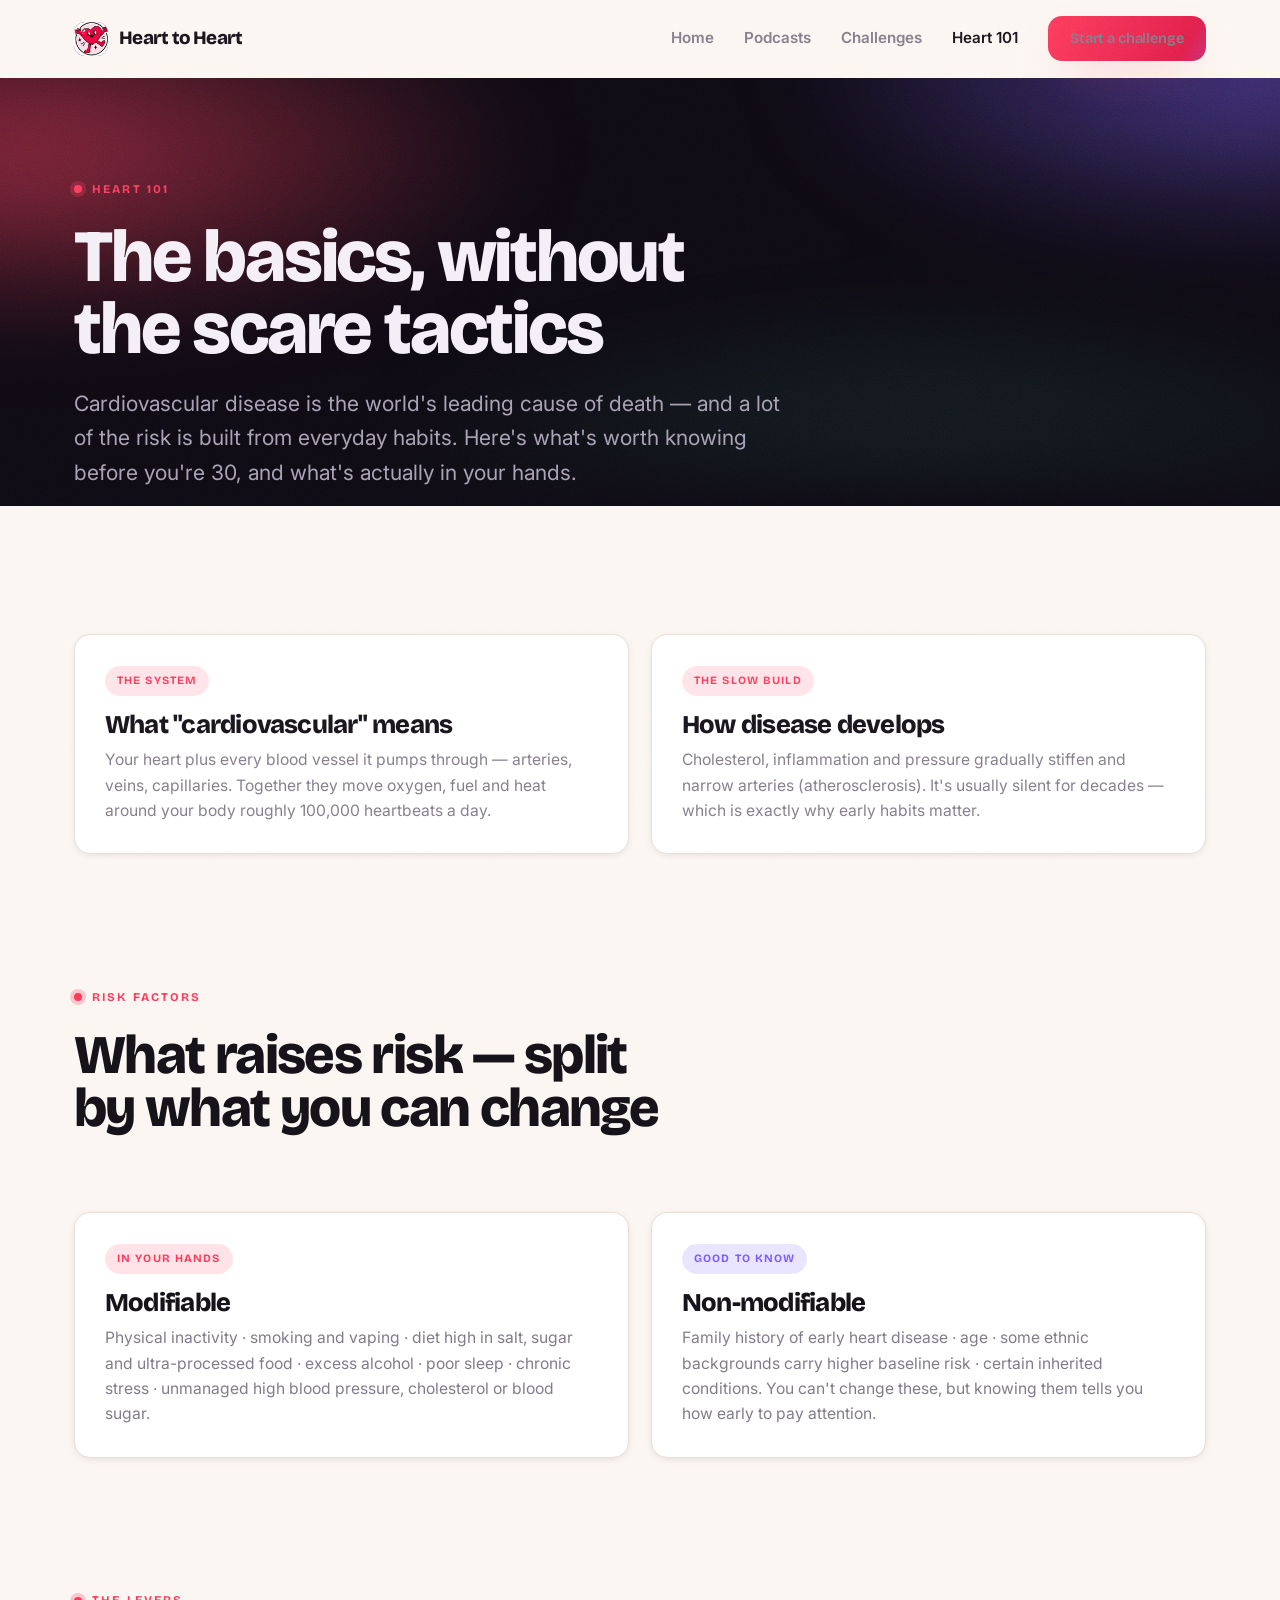
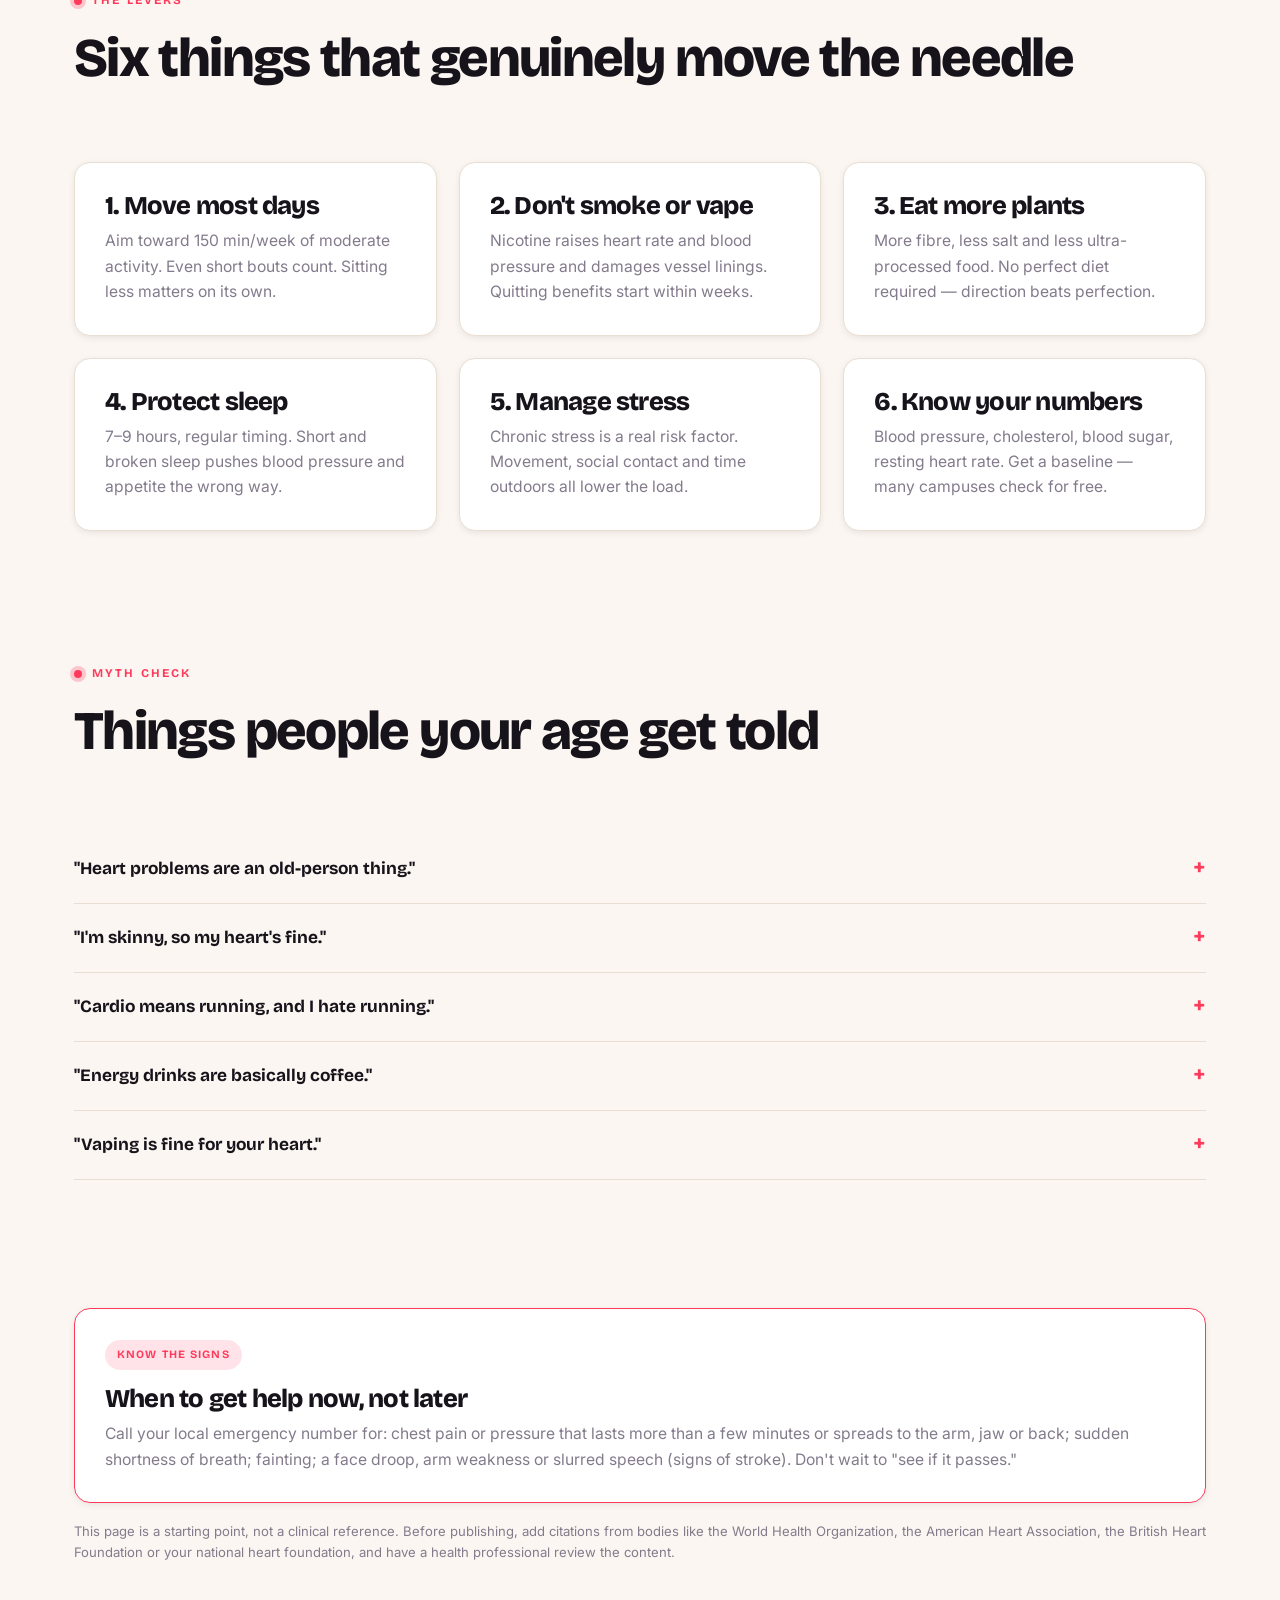
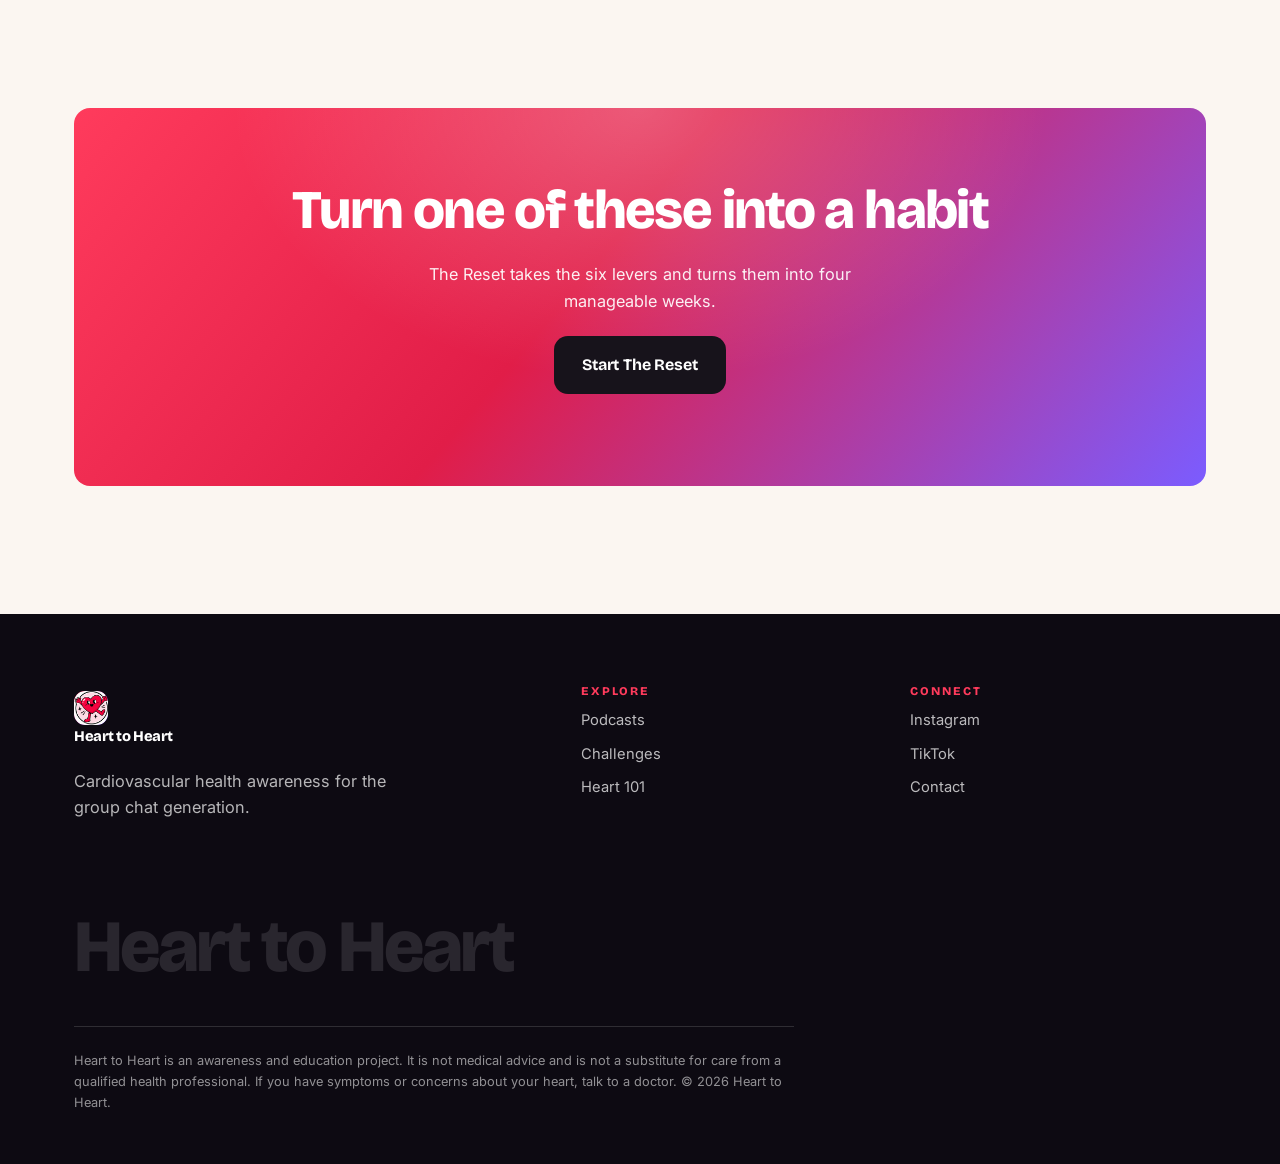
<file: about.html>
<!doctype html>
<html lang="en">
<head>
<meta charset="utf-8" />
<meta name="viewport" content="width=device-width, initial-scale=1" />
<title>Heart 101 — Heart to Heart</title>
<meta name="description" content="Cardiovascular health basics for young adults: what the heart does, what raises risk, and what you can actually control." />
<link rel="icon" href="data:image/svg+xml,%3Csvg xmlns='http://www.w3.org/2000/svg' viewBox='0 0 32 32'%3E%3Ctext y='26' font-size='26'%3E%E2%9D%A4%EF%B8%8F%3C/text%3E%3C/svg%3E" />
<link rel="preconnect" href="https://fonts.googleapis.com" />
<link rel="preconnect" href="https://fonts.gstatic.com" crossorigin />
<link href="https://fonts.googleapis.com/css2?family=Bricolage+Grotesque:opsz,wght@12..96,600;12..96,700;12..96,800&family=Inter:wght@400;500;600;700&family=Instrument+Serif:ital@0;1&display=swap" rel="stylesheet" />
<link rel="stylesheet" href="styles.css" />
</head>
<body data-page="about">

<header class="nav">
  <div class="nav-inner">
    <a class="brand" href="index.html"><span class="dot">❤️</span> Heart to Heart</a>
    <button class="nav-toggle" data-nav-toggle aria-label="Menu">☰</button>
    <nav class="nav-links">
      <a href="index.html">Home</a>
      <a href="podcasts.html">Podcasts</a>
      <a href="challenges.html">Challenges</a>
      <a href="about.html" aria-current="page">Heart 101</a>
      <a class="btn btn-primary" href="challenges.html">Start a challenge</a>
    </nav>
  </div>
</header>

<main>
  <section class="hero" style="padding-bottom:0">
    <div class="wrap">
      <span class="eyebrow">Heart 101</span>
      <h1 class="editable" data-content="hero_heading">The basics, without the scare tactics</h1>
      <p class="lede editable" data-content="hero_subtext">Cardiovascular disease is the world's leading cause of death — and a lot of the risk is built from everyday habits. Here's what's worth knowing before you're 30, and what's actually in your hands.</p>
    </div>
  </section>

  <section>
    <div class="wrap">
      <div class="grid grid-2">
        <div class="card">
          <span class="tag">The system</span>
          <h3 class="editable">What "cardiovascular" means</h3>
          <p class="editable">Your heart plus every blood vessel it pumps through — arteries, veins, capillaries. Together they move oxygen, fuel and heat around your body roughly 100,000 heartbeats a day.</p>
        </div>
        <div class="card">
          <span class="tag">The slow build</span>
          <h3 class="editable">How disease develops</h3>
          <p class="editable">Cholesterol, inflammation and pressure gradually stiffen and narrow arteries (atherosclerosis). It's usually silent for decades — which is exactly why early habits matter.</p>
        </div>
      </div>
    </div>
  </section>

  <section style="padding-top:0">
    <div class="wrap">
      <div class="section-head"><div><span class="eyebrow">Risk factors</span><h2 class="editable">What raises risk — split by what you can change</h2></div></div>
      <div class="grid grid-2">
        <div class="card">
          <span class="tag">In your hands</span>
          <h3 class="editable">Modifiable</h3>
          <p class="editable">Physical inactivity · smoking and vaping · diet high in salt, sugar and ultra-processed food · excess alcohol · poor sleep · chronic stress · unmanaged high blood pressure, cholesterol or blood sugar.</p>
        </div>
        <div class="card">
          <span class="tag grape">Good to know</span>
          <h3 class="editable">Non-modifiable</h3>
          <p class="editable">Family history of early heart disease · age · some ethnic backgrounds carry higher baseline risk · certain inherited conditions. You can't change these, but knowing them tells you how early to pay attention.</p>
        </div>
      </div>
    </div>
  </section>

  <section style="padding-top:0">
    <div class="wrap">
      <div class="section-head"><div><span class="eyebrow">The levers</span><h2 class="editable">Six things that genuinely move the needle</h2></div></div>
      <div class="grid grid-3">
        <div class="card"><h3 class="editable">1. Move most days</h3><p class="editable">Aim toward 150 min/week of moderate activity. Even short bouts count. Sitting less matters on its own.</p></div>
        <div class="card"><h3 class="editable">2. Don't smoke or vape</h3><p class="editable">Nicotine raises heart rate and blood pressure and damages vessel linings. Quitting benefits start within weeks.</p></div>
        <div class="card"><h3 class="editable">3. Eat more plants</h3><p class="editable">More fibre, less salt and less ultra-processed food. No perfect diet required — direction beats perfection.</p></div>
        <div class="card"><h3 class="editable">4. Protect sleep</h3><p class="editable">7–9 hours, regular timing. Short and broken sleep pushes blood pressure and appetite the wrong way.</p></div>
        <div class="card"><h3 class="editable">5. Manage stress</h3><p class="editable">Chronic stress is a real risk factor. Movement, social contact and time outdoors all lower the load.</p></div>
        <div class="card"><h3 class="editable">6. Know your numbers</h3><p class="editable">Blood pressure, cholesterol, blood sugar, resting heart rate. Get a baseline — many campuses check for free.</p></div>
      </div>
    </div>
  </section>

  <section id="sec-faq" style="padding-top:0">
    <div class="wrap">
      <div class="section-head"><div><span class="eyebrow">Myth check</span><h2 class="editable">Things people your age get told</h2></div></div>
      <div class="faq">
        <details><summary class="editable">"Heart problems are an old-person thing."</summary><p class="editable">The events (heart attacks, strokes) cluster later in life, but the process starts young. Early arterial changes are common in people in their twenties. Prevention is a long game you're already playing.</p></details>
        <details><summary class="editable">"I'm skinny, so my heart's fine."</summary><p class="editable">Body size is only one signal. Blood pressure, cholesterol, fitness, smoking and blood sugar all affect risk independently of weight. You can look lean and still have numbers worth checking.</p></details>
        <details><summary class="editable">"Cardio means running, and I hate running."</summary><p class="editable">Anything that raises your heart rate for a sustained stretch works: cycling, dancing, football, brisk walking, swimming, hiking. The best cardio is the one you'll keep doing.</p></details>
        <details><summary class="editable">"Energy drinks are basically coffee."</summary><p class="editable">Many contain 150–300mg caffeine plus sugar and other stimulants, often drunk fast. High doses can trigger palpitations and raise blood pressure, especially mixed with alcohol or on no sleep.</p></details>
        <details><summary class="editable">"Vaping is fine for your heart."</summary><p class="editable">It's newer, so long-term data is still building, but nicotine itself acutely raises heart rate and blood pressure and stiffens arteries. "Less bad than cigarettes" is not the same as "no cardiovascular effect."</p></details>
      </div>
    </div>
  </section>

  <section style="padding-top:0">
    <div class="wrap">
      <div class="card" style="border-color:var(--coral)">
        <span class="tag">Know the signs</span>
        <h3 class="editable">When to get help now, not later</h3>
        <p class="editable">Call your local emergency number for: chest pain or pressure that lasts more than a few minutes or spreads to the arm, jaw or back; sudden shortness of breath; fainting; a face droop, arm weakness or slurred speech (signs of stroke). Don't wait to "see if it passes."</p>
      </div>
      <p class="editable" style="margin-top:18px;font-size:0.82rem;color:var(--muted)">
        This page is a starting point, not a clinical reference. Before publishing, add citations from bodies like the
        World Health Organization, the American Heart Association, the British Heart Foundation or your national heart
        foundation, and have a health professional review the content.
      </p>
    </div>
  </section>

  <section id="sec-band" style="padding-top:0">
    <div class="wrap">
      <div class="band">
        <h2 class="editable">Turn one of these into a habit</h2>
        <p class="editable">The Reset takes the six levers and turns them into four manageable weeks.</p>
        <p class="editable" style="margin-top:22px"><a class="btn" href="challenge-reset.html">Start The Reset</a></p>
      </div>
    </div>
  </section>
</main>

<footer class="footer">
  <div class="wrap">
    <div>
      <a class="brand" href="index.html" style="color:#fff"><span class="dot">❤️</span> Heart to Heart</a>
      <p style="color:rgba(255,255,255,0.7);margin-top:14px;max-width:34ch">Cardiovascular health awareness for the group chat generation.</p>
    </div>
    <div>
      <h4>Explore</h4>
      <a href="podcasts.html">Podcasts</a>
      <a href="challenges.html">Challenges</a>
      <a href="about.html">Heart 101</a>
    </div>
    <div>
      <h4>Connect</h4>
      <a href="#" data-social="instagram">Instagram</a>
      <a href="#" data-social="tiktok">TikTok</a>
      <a href="#" data-social="contact">Contact</a>
    </div>
    <div class="wordmark">Heart to Heart</div>

    <p class="disclaimer">
      Heart to Heart is an awareness and education project. It is not medical advice and is not a substitute for
      care from a qualified health professional. If you have symptoms or concerns about your heart, talk to a doctor.
      © <span data-year>2026</span> Heart to Heart.
    </p>
  </div>
</footer>

<script src="app.js"></script>
<script src="content.js"></script>
</body>
</html>
</file>
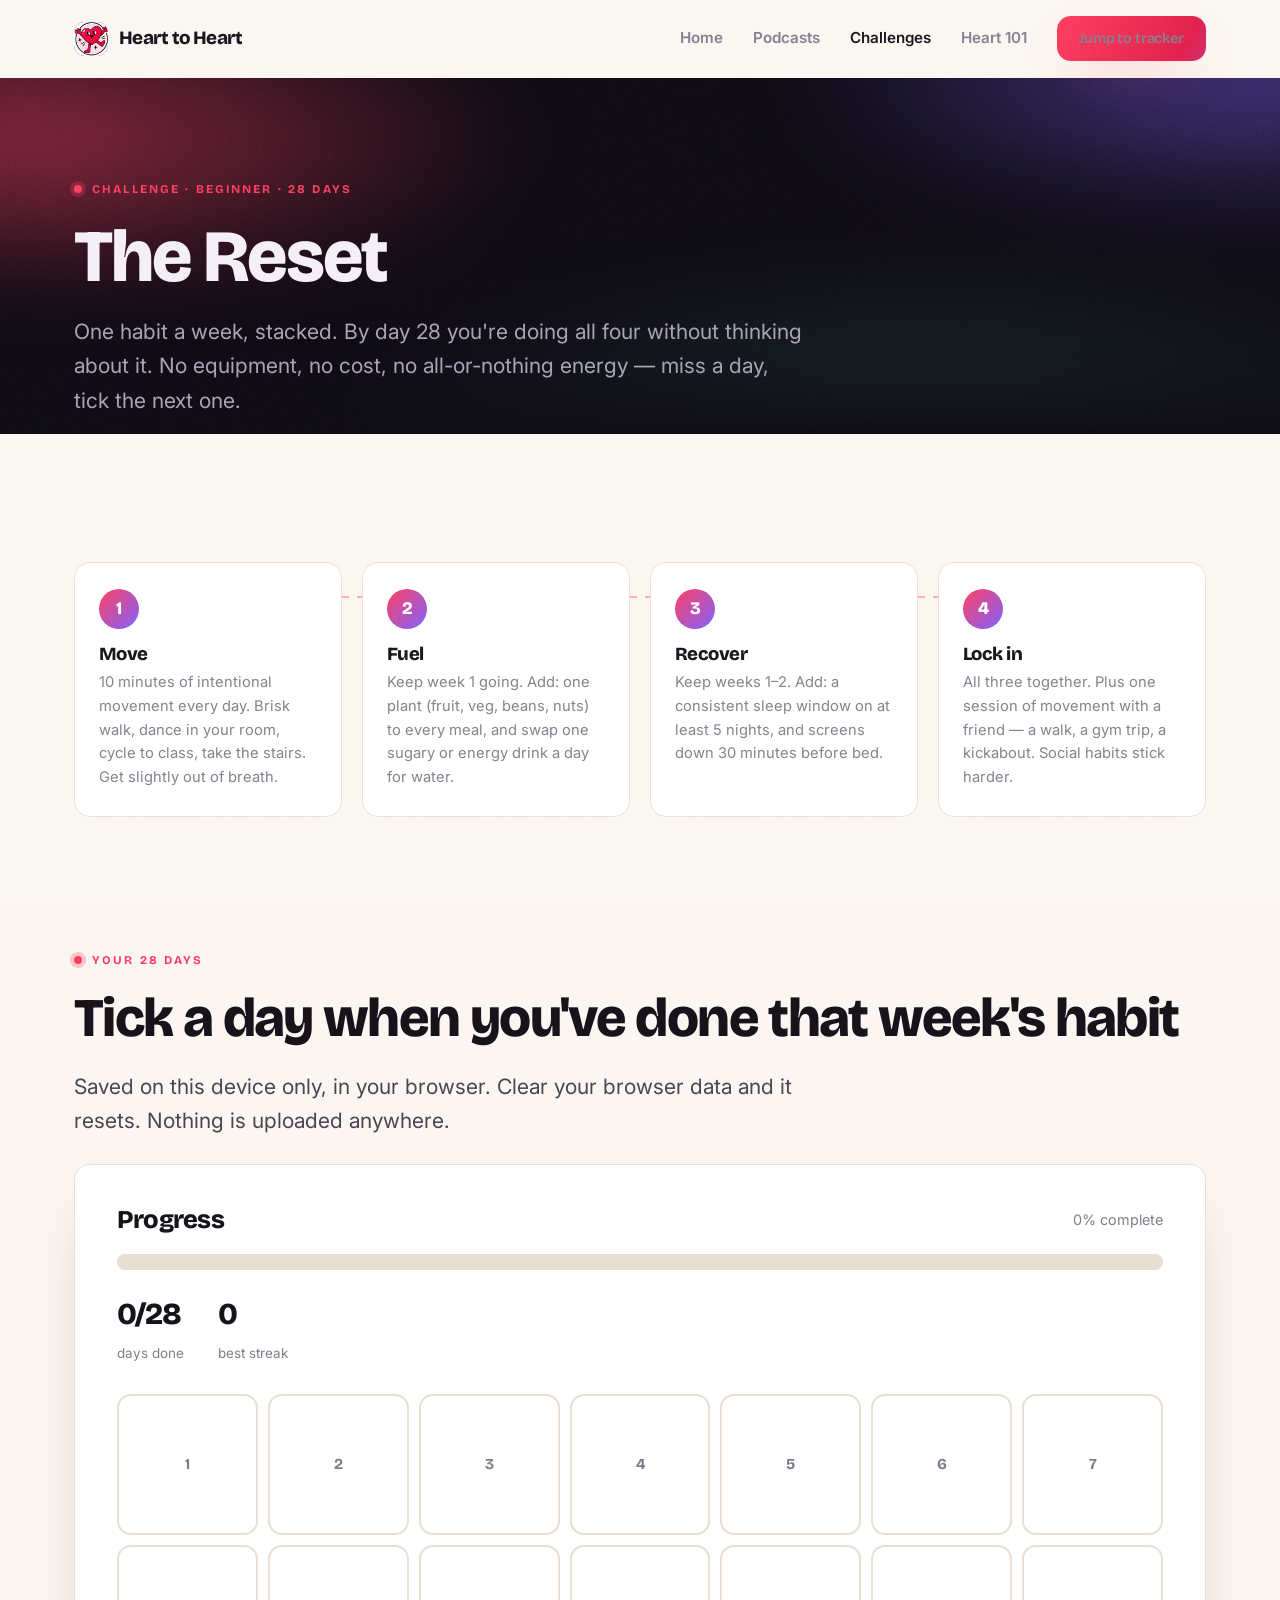
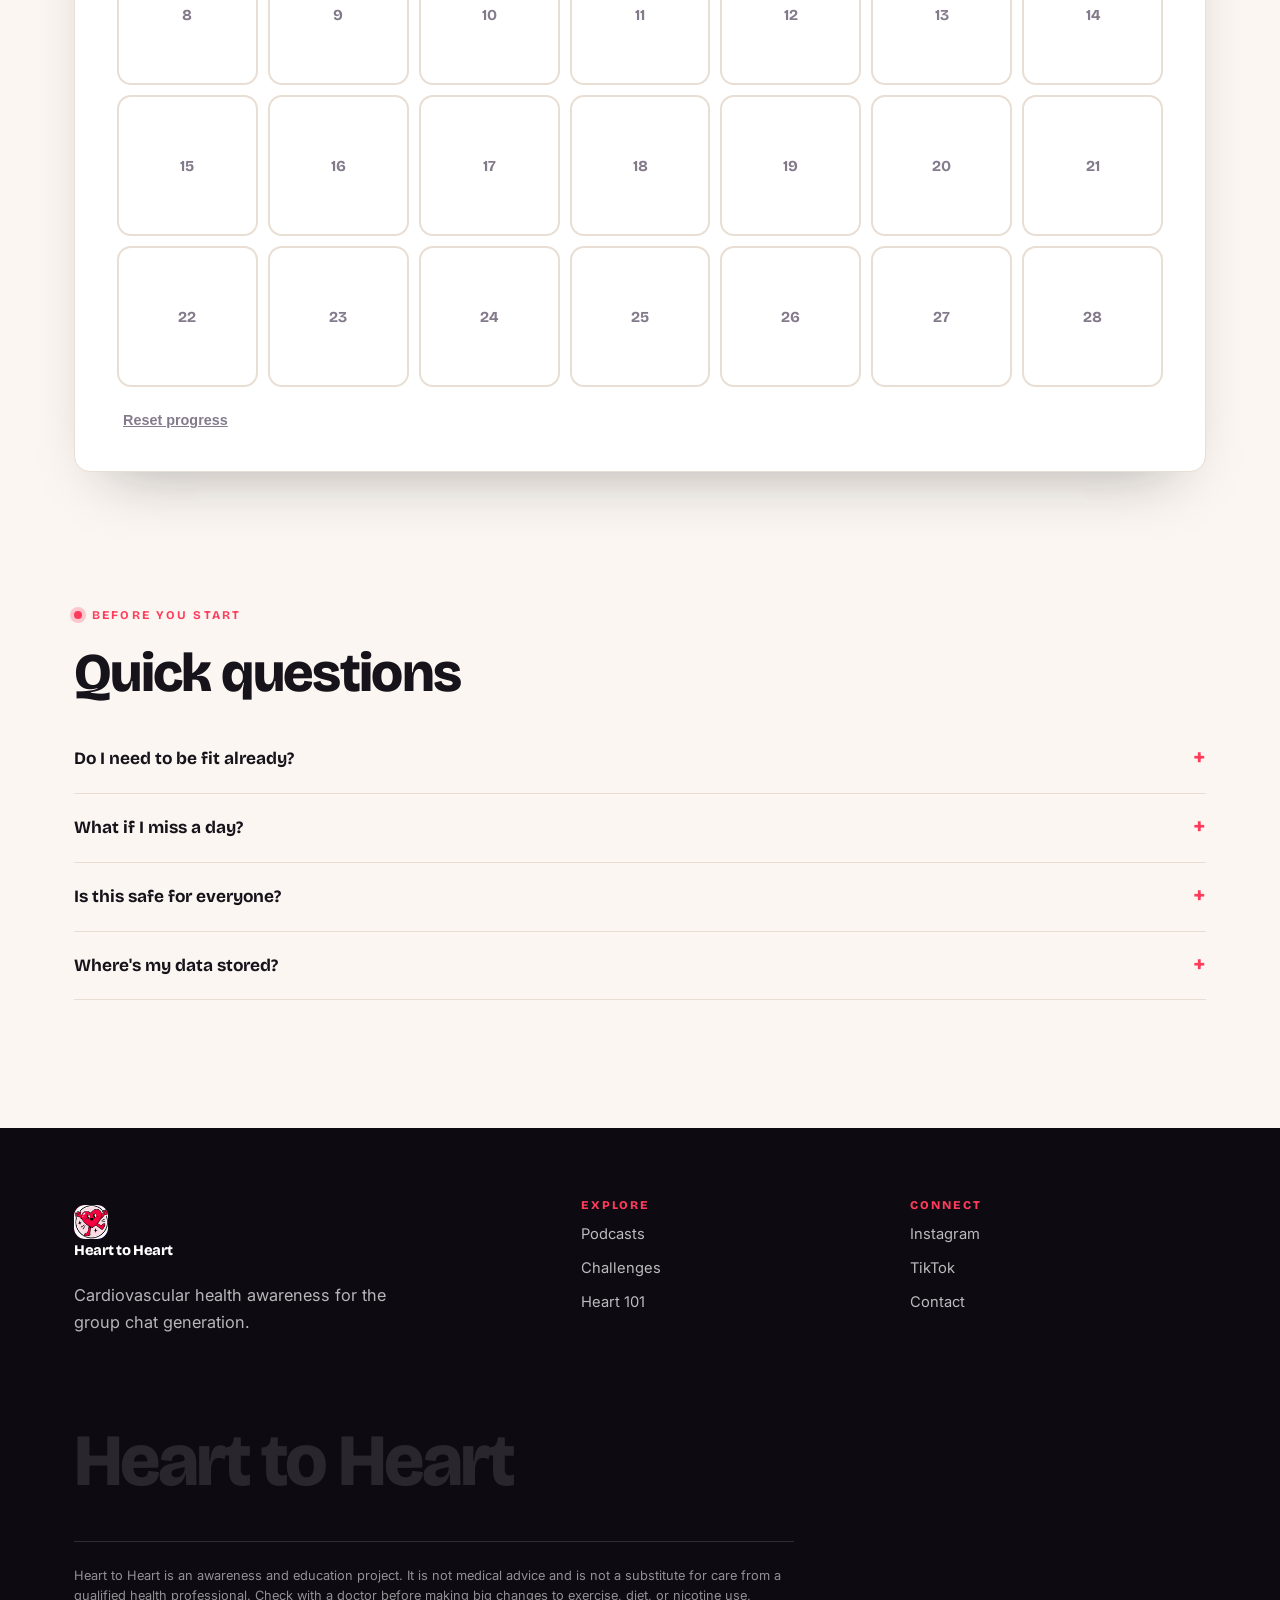
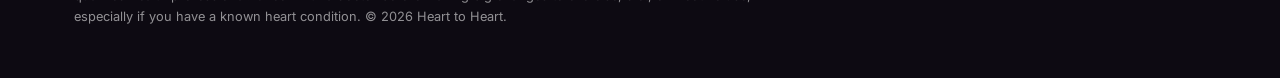
<file: challenge-reset.html>
<!doctype html>
<html lang="en">
<head>
<meta charset="utf-8" />
<meta name="viewport" content="width=device-width, initial-scale=1" />
<title>The Reset — 4-week challenge — Heart to Heart</title>
<meta name="description" content="A beginner-friendly 4-week cardiovascular health challenge. Track 28 days right in your browser." />
<link rel="icon" href="data:image/svg+xml,%3Csvg xmlns='http://www.w3.org/2000/svg' viewBox='0 0 32 32'%3E%3Ctext y='26' font-size='26'%3E%E2%9D%A4%EF%B8%8F%3C/text%3E%3C/svg%3E" />
<link rel="preconnect" href="https://fonts.googleapis.com" />
<link rel="preconnect" href="https://fonts.gstatic.com" crossorigin />
<link href="https://fonts.googleapis.com/css2?family=Bricolage+Grotesque:opsz,wght@12..96,600;12..96,700;12..96,800&family=Inter:wght@400;500;600;700&family=Instrument+Serif:ital@0;1&display=swap" rel="stylesheet" />
<link rel="stylesheet" href="styles.css" />
</head>
<body data-page="reset">

<header class="nav">
  <div class="nav-inner">
    <a class="brand" href="index.html"><span class="dot">❤️</span> Heart to Heart</a>
    <button class="nav-toggle" data-nav-toggle aria-label="Menu">☰</button>
    <nav class="nav-links">
      <a href="index.html">Home</a>
      <a href="podcasts.html">Podcasts</a>
      <a href="challenges.html" aria-current="page">Challenges</a>
      <a href="about.html">Heart 101</a>
      <a class="btn btn-primary" href="#tracker">Jump to tracker</a>
    </nav>
  </div>
</header>

<main>
  <section class="hero" style="padding-bottom:0">
    <div class="wrap">
      <span class="eyebrow">Challenge · Beginner · 28 days</span>
      <h1 class="editable" data-content="hero_heading">The Reset</h1>
      <p class="lede editable" data-content="hero_subtext">One habit a week, stacked. By day 28 you're doing all four without thinking about it. No equipment, no cost, no all-or-nothing energy — miss a day, tick the next one.</p>
    </div>
  </section>

  <section>
    <div class="wrap">
      <div class="weeks">
        <div class="week">
          <h3 class="editable">Move</h3>
          <p class="editable">10 minutes of intentional movement every day. Brisk walk, dance in your room, cycle to class, take the stairs. Get slightly out of breath.</p>
        </div>
        <div class="week">
          <h3 class="editable">Fuel</h3>
          <p class="editable">Keep week 1 going. Add: one plant (fruit, veg, beans, nuts) to every meal, and swap one sugary or energy drink a day for water.</p>
        </div>
        <div class="week">
          <h3 class="editable">Recover</h3>
          <p class="editable">Keep weeks 1–2. Add: a consistent sleep window on at least 5 nights, and screens down 30 minutes before bed.</p>
        </div>
        <div class="week">
          <h3 class="editable">Lock in</h3>
          <p class="editable">All three together. Plus one session of movement with a friend — a walk, a gym trip, a kickabout. Social habits stick harder.</p>
        </div>
      </div>
    </div>
  </section>

  <section id="tracker" style="padding-top:0">
    <div class="wrap">
      <span class="eyebrow">Your 28 days</span>
      <h2 class="editable">Tick a day when you've done that week's habit</h2>
      <p class="lede editable" style="margin-bottom:26px">Saved on this device only, in your browser. Clear your browser data and it resets. Nothing is uploaded anywhere.</p>

      <div class="tracker" data-tracker="the-reset">
        <div class="tracker-top">
          <h3 class="editable" style="margin:0">Progress</h3>
          <span style="color:var(--muted);font-size:0.9rem"><span data-stat="pct">0%</span> complete</span>
        </div>
        <div class="progress"><i></i></div>
        <div class="stat-row">
          <div><strong data-stat="done">0/28</strong><span>days done</span></div>
          <div><strong data-stat="streak">0</strong><span>best streak</span></div>
        </div>
        <div class="days" aria-label="28 day tracker"></div>
        <div class="tracker-actions">
          <button class="link-btn" data-reset type="button">Reset progress</button>
          <button class="link-btn" data-replay type="button" hidden>Replay the finish 🎉</button>
        </div>
      </div>
    </div>
  </section>

  <section id="sec-faq" style="padding-top:0">
    <div class="wrap faq">
      <span class="eyebrow">Before you start</span>
      <h2 class="editable">Quick questions</h2>
      <details><summary class="editable">Do I need to be fit already?</summary><p class="editable">No. The whole point is a low floor. If 10 minutes of brisk walking is a lot right now, that's a perfect week 1.</p></details>
      <details><summary class="editable">What if I miss a day?</summary><p class="editable">Nothing happens. Don't try to "make it up" — just tick the next day. Streaks are a bonus, not the goal.</p></details>
      <details><summary class="editable">Is this safe for everyone?</summary><p class="editable">For most young adults, light-to-moderate movement and eating more plants is safe. If you have a diagnosed heart condition, are pregnant, or get chest pain, dizziness or unusual breathlessness with exercise, check with a doctor first.</p></details>
      <details><summary class="editable">Where's my data stored?</summary><p class="editable">In your browser's local storage, on this device. We can't see it. There's no account and no server.</p></details>
    </div>
  </section>
</main>

<footer class="footer">
  <div class="wrap">
    <div>
      <a class="brand" href="index.html" style="color:#fff"><span class="dot">❤️</span> Heart to Heart</a>
      <p style="color:rgba(255,255,255,0.7);margin-top:14px;max-width:34ch">Cardiovascular health awareness for the group chat generation.</p>
    </div>
    <div>
      <h4>Explore</h4>
      <a href="podcasts.html">Podcasts</a>
      <a href="challenges.html">Challenges</a>
      <a href="about.html">Heart 101</a>
    </div>
    <div>
      <h4>Connect</h4>
      <a href="#" data-social="instagram">Instagram</a>
      <a href="#" data-social="tiktok">TikTok</a>
      <a href="#" data-social="contact">Contact</a>
    </div>
    <div class="wordmark">Heart to Heart</div>

    <p class="disclaimer">
      Heart to Heart is an awareness and education project. It is not medical advice and is not a substitute for
      care from a qualified health professional. Check with a doctor before making big changes to exercise, diet,
      or nicotine use, especially if you have a known heart condition. © <span data-year>2026</span> Heart to Heart.
    </p>
  </div>
</footer>

<script src="app.js"></script>
<script src="content.js"></script>
</body>
</html>
</file>
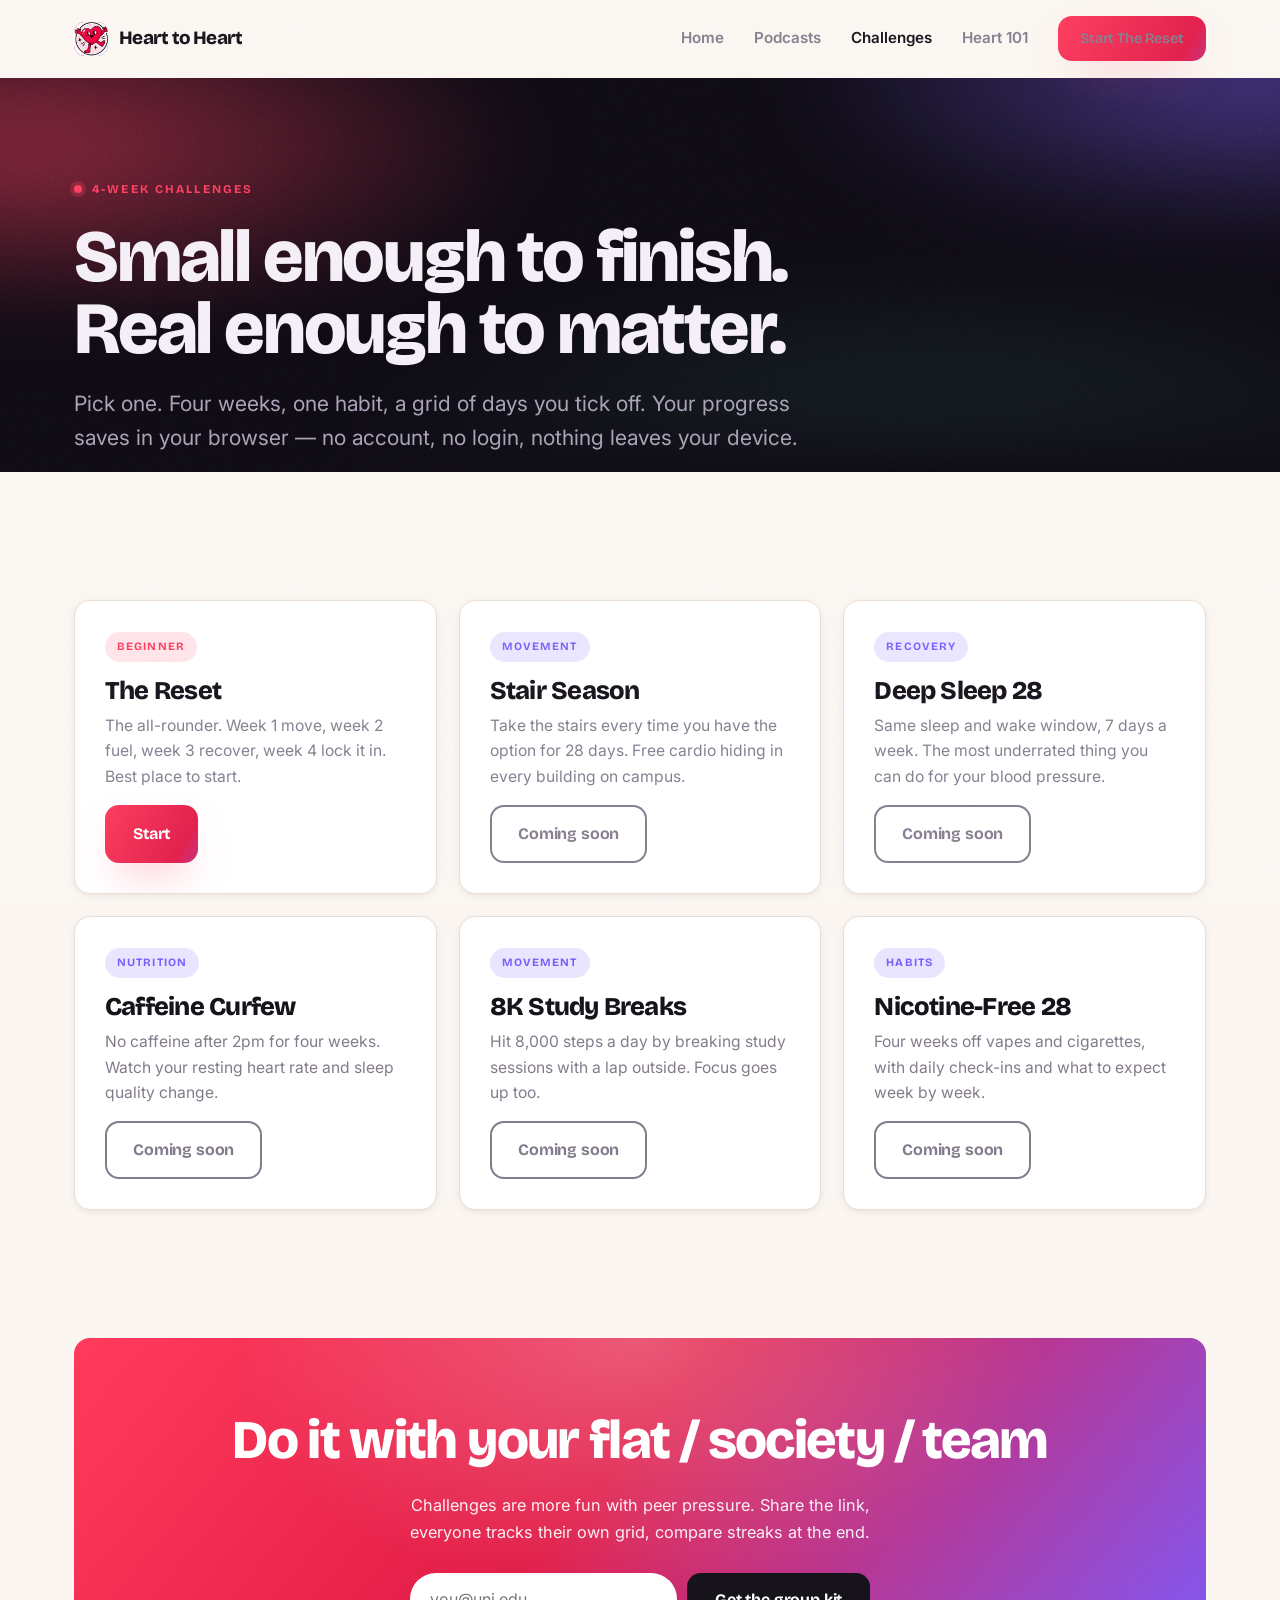
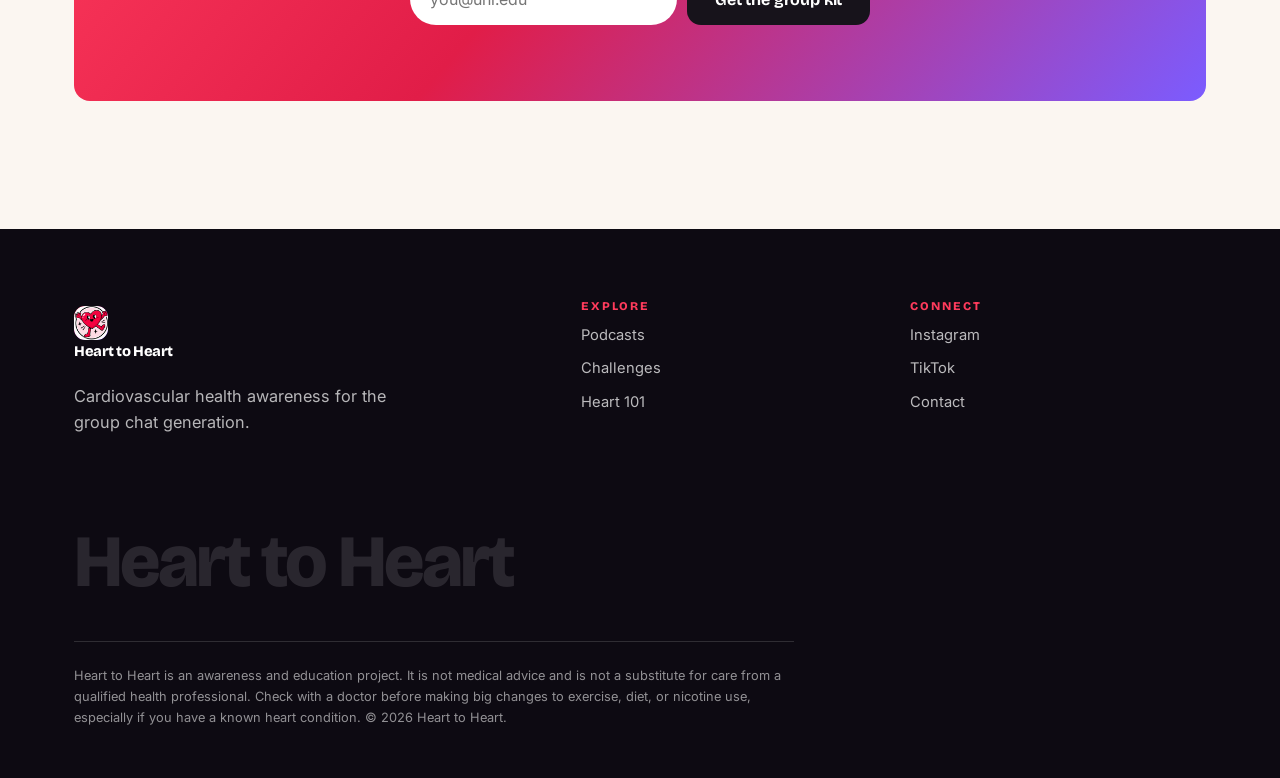
<file: challenges.html>
<!doctype html>
<html lang="en">
<head>
<meta charset="utf-8" />
<meta name="viewport" content="width=device-width, initial-scale=1" />
<title>4-Week Challenges — Heart to Heart</title>
<meta name="description" content="Free 4-week cardiovascular health challenges you can actually finish. Track your streak in the browser." />
<link rel="icon" href="data:image/svg+xml,%3Csvg xmlns='http://www.w3.org/2000/svg' viewBox='0 0 32 32'%3E%3Ctext y='26' font-size='26'%3E%E2%9D%A4%EF%B8%8F%3C/text%3E%3C/svg%3E" />
<link rel="preconnect" href="https://fonts.googleapis.com" />
<link rel="preconnect" href="https://fonts.gstatic.com" crossorigin />
<link href="https://fonts.googleapis.com/css2?family=Bricolage+Grotesque:opsz,wght@12..96,600;12..96,700;12..96,800&family=Inter:wght@400;500;600;700&family=Instrument+Serif:ital@0;1&display=swap" rel="stylesheet" />
<link rel="stylesheet" href="styles.css" />
</head>
<body data-page="challenges">

<header class="nav">
  <div class="nav-inner">
    <a class="brand" href="index.html"><span class="dot">❤️</span> Heart to Heart</a>
    <button class="nav-toggle" data-nav-toggle aria-label="Menu">☰</button>
    <nav class="nav-links">
      <a href="index.html">Home</a>
      <a href="podcasts.html">Podcasts</a>
      <a href="challenges.html" aria-current="page">Challenges</a>
      <a href="about.html">Heart 101</a>
      <a class="btn btn-primary" href="challenge-reset.html">Start The Reset</a>
    </nav>
  </div>
</header>

<main>
  <section class="hero" style="padding-bottom:0">
    <div class="wrap">
      <span class="eyebrow">4-week challenges</span>
      <h1 class="editable" data-content="hero_heading">Small enough to finish. Real enough to matter.</h1>
      <p class="lede editable" data-content="hero_subtext">Pick one. Four weeks, one habit, a grid of days you tick off. Your progress saves in your browser — no account, no login, nothing leaves your device.</p>
    </div>
  </section>

  <section>
    <div class="wrap">
      <div id="challenge-list" class="grid grid-3"></div>
    </div>
  </section>

  <section id="sec-band" style="padding-top:0">
    <div class="wrap">
      <div class="band">
        <h2 class="editable">Do it with your flat / society / team</h2>
        <p class="editable">Challenges are more fun with peer pressure. Share the link, everyone tracks their own grid, compare streaks at the end.</p>
        <form name="group" method="POST" data-netlify="true" action="/thanks.html">
          <input type="email" name="email" placeholder="you@uni.edu" required />
          <button class="btn" type="submit">Get the group kit</button>
        </form>
      </div>
    </div>
  </section>
</main>

<footer class="footer">
  <div class="wrap">
    <div>
      <a class="brand" href="index.html" style="color:#fff"><span class="dot">❤️</span> Heart to Heart</a>
      <p style="color:rgba(255,255,255,0.7);margin-top:14px;max-width:34ch">Cardiovascular health awareness for the group chat generation.</p>
    </div>
    <div>
      <h4>Explore</h4>
      <a href="podcasts.html">Podcasts</a>
      <a href="challenges.html">Challenges</a>
      <a href="about.html">Heart 101</a>
    </div>
    <div>
      <h4>Connect</h4>
      <a href="#" data-social="instagram">Instagram</a>
      <a href="#" data-social="tiktok">TikTok</a>
      <a href="#" data-social="contact">Contact</a>
    </div>
    <div class="wordmark">Heart to Heart</div>

    <p class="disclaimer">
      Heart to Heart is an awareness and education project. It is not medical advice and is not a substitute for
      care from a qualified health professional. Check with a doctor before making big changes to exercise, diet,
      or nicotine use, especially if you have a known heart condition. © <span data-year>2026</span> Heart to Heart.
    </p>
  </div>
</footer>

<script src="app.js"></script>
<script src="content.js"></script>
</body>
</html>
</file>
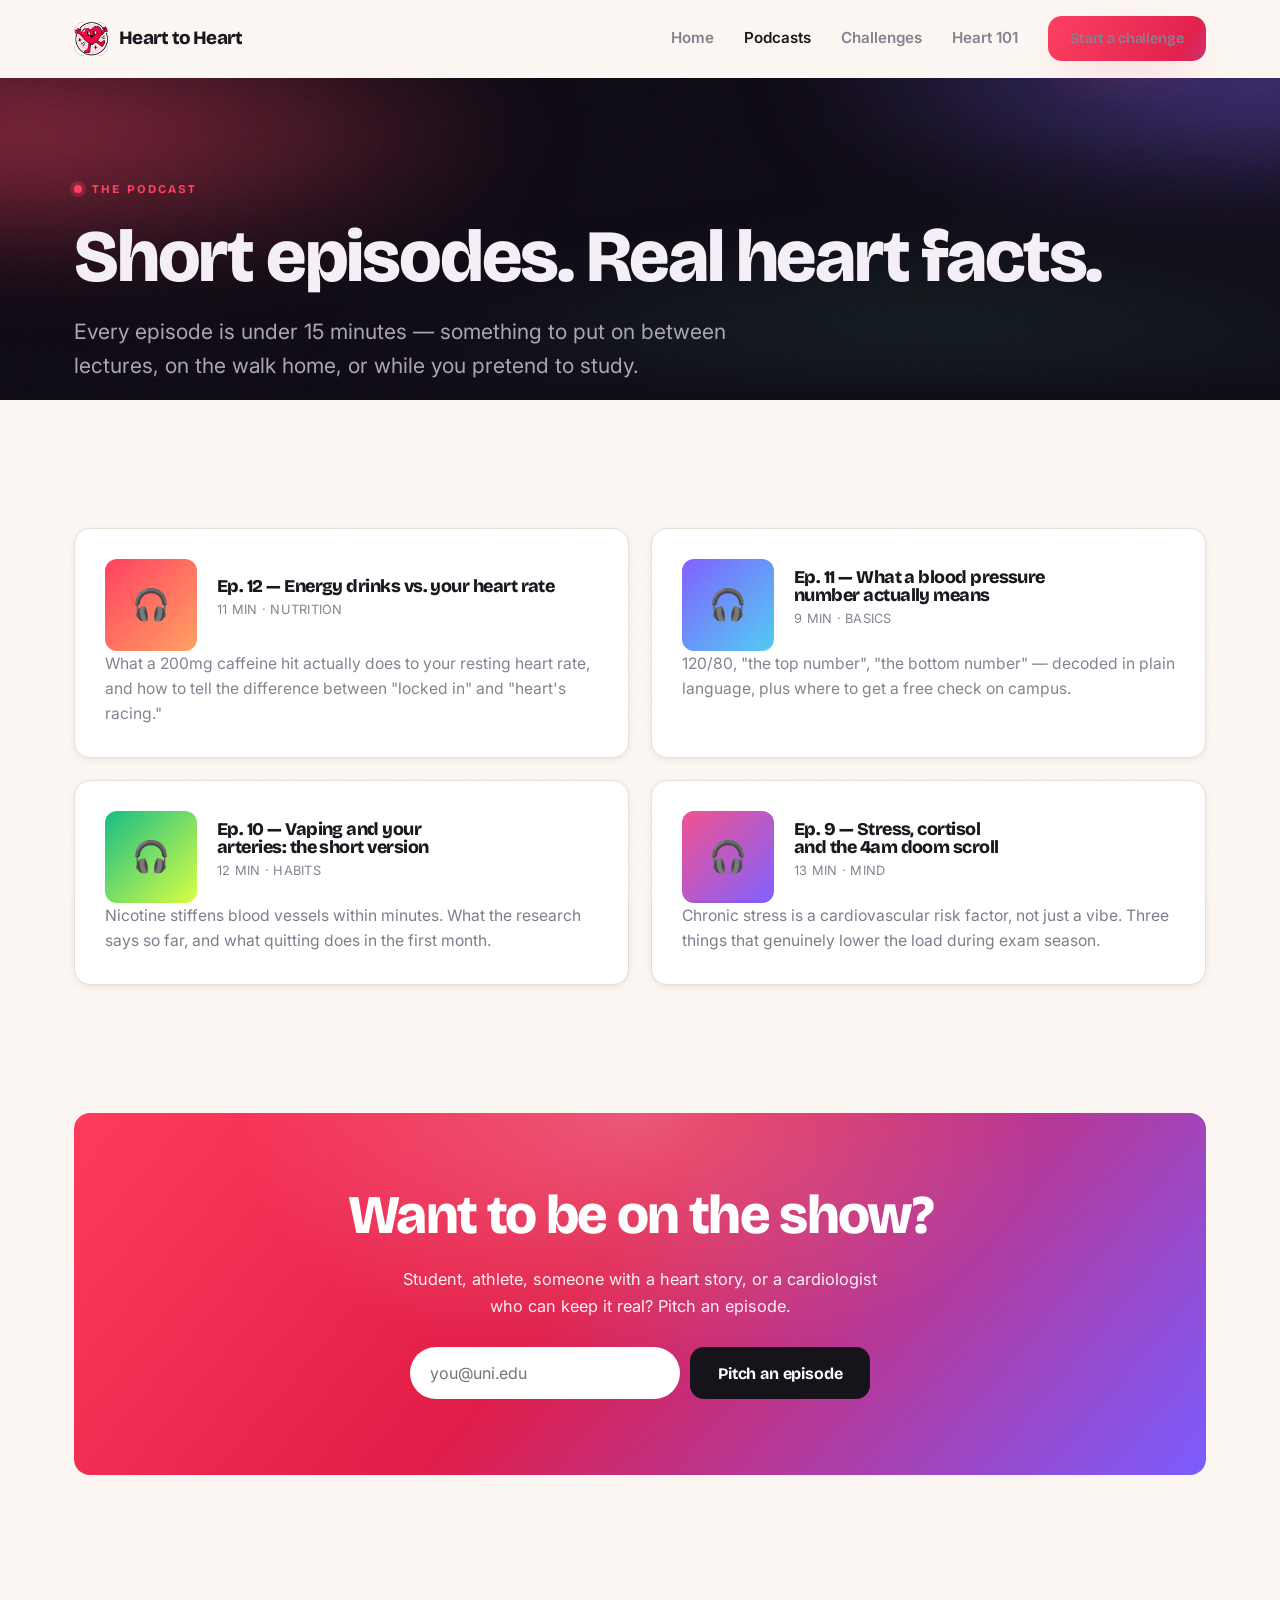
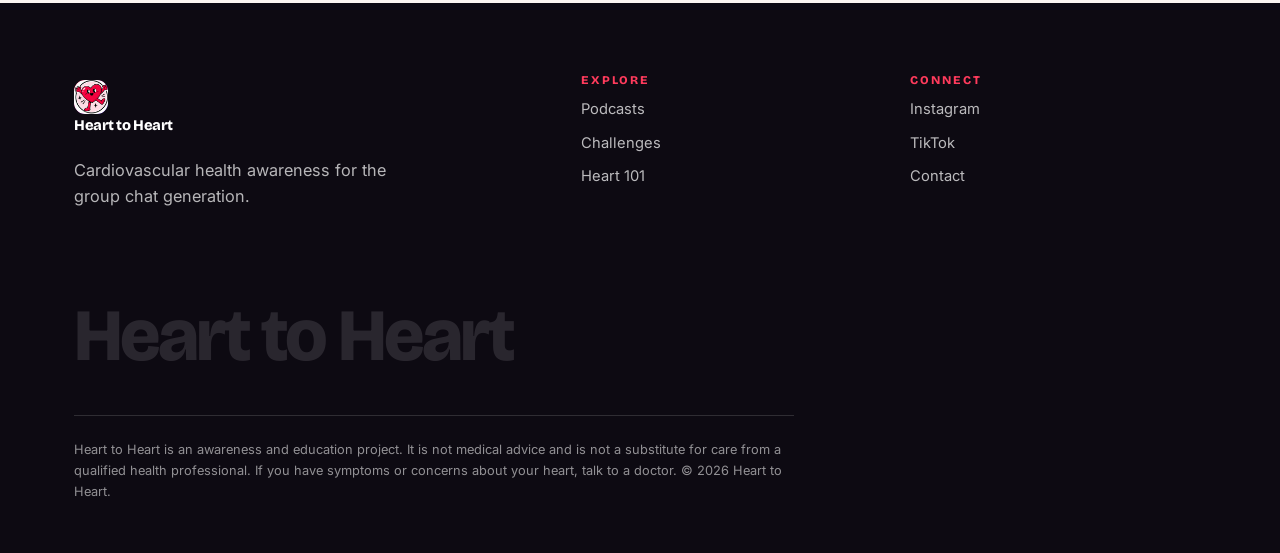
<file: podcasts.html>
<!doctype html>
<html lang="en">
<head>
<meta charset="utf-8" />
<meta name="viewport" content="width=device-width, initial-scale=1" />
<title>Podcasts — Heart to Heart</title>
<meta name="description" content="Short cardiovascular health podcast episodes made for students and young adults." />
<link rel="icon" href="data:image/svg+xml,%3Csvg xmlns='http://www.w3.org/2000/svg' viewBox='0 0 32 32'%3E%3Ctext y='26' font-size='26'%3E%E2%9D%A4%EF%B8%8F%3C/text%3E%3C/svg%3E" />
<link rel="preconnect" href="https://fonts.googleapis.com" />
<link rel="preconnect" href="https://fonts.gstatic.com" crossorigin />
<link href="https://fonts.googleapis.com/css2?family=Bricolage+Grotesque:opsz,wght@12..96,600;12..96,700;12..96,800&family=Inter:wght@400;500;600;700&family=Instrument+Serif:ital@0;1&display=swap" rel="stylesheet" />
<link rel="stylesheet" href="styles.css" />
</head>
<body data-page="podcasts">

<header class="nav">
  <div class="nav-inner">
    <a class="brand" href="index.html"><span class="dot">❤️</span> Heart to Heart</a>
    <button class="nav-toggle" data-nav-toggle aria-label="Menu">☰</button>
    <nav class="nav-links">
      <a href="index.html">Home</a>
      <a href="podcasts.html" aria-current="page">Podcasts</a>
      <a href="challenges.html">Challenges</a>
      <a href="about.html">Heart 101</a>
      <a class="btn btn-primary" href="challenges.html">Start a challenge</a>
    </nav>
  </div>
</header>

<main>
  <section class="hero" style="padding-bottom:0">
    <div class="wrap">
      <span class="eyebrow">The podcast</span>
      <h1 class="editable" data-content="hero_heading">Short episodes. Real heart facts.</h1>
      <p class="lede editable" data-content="hero_subtext">Every episode is under 15 minutes — something to put on between lectures, on the walk home, or while you pretend to study.</p>
    </div>
  </section>

  <section>
    <div class="wrap">
      <div id="podcast-list" class="grid grid-2"></div>
    </div>
  </section>

  <section id="sec-band" style="padding-top:0">
    <div class="wrap">
      <div class="band">
        <h2 class="editable">Want to be on the show?</h2>
        <p class="editable">Student, athlete, someone with a heart story, or a cardiologist who can keep it real? Pitch an episode.</p>
        <form name="pitch" method="POST" data-netlify="true" action="/thanks.html">
          <input type="email" name="email" placeholder="you@uni.edu" required />
          <button class="btn" type="submit">Pitch an episode</button>
        </form>
      </div>
    </div>
  </section>
</main>

<footer class="footer">
  <div class="wrap">
    <div>
      <a class="brand" href="index.html" style="color:#fff"><span class="dot">❤️</span> Heart to Heart</a>
      <p style="color:rgba(255,255,255,0.7);margin-top:14px;max-width:34ch">Cardiovascular health awareness for the group chat generation.</p>
    </div>
    <div>
      <h4>Explore</h4>
      <a href="podcasts.html">Podcasts</a>
      <a href="challenges.html">Challenges</a>
      <a href="about.html">Heart 101</a>
    </div>
    <div>
      <h4>Connect</h4>
      <a href="#" data-social="instagram">Instagram</a>
      <a href="#" data-social="tiktok">TikTok</a>
      <a href="#" data-social="contact">Contact</a>
    </div>
    <div class="wordmark">Heart to Heart</div>

    <p class="disclaimer">
      Heart to Heart is an awareness and education project. It is not medical advice and is not a substitute for
      care from a qualified health professional. If you have symptoms or concerns about your heart, talk to a doctor.
      © <span data-year>2026</span> Heart to Heart.
    </p>
  </div>
</footer>

<script src="app.js"></script>
<script src="content.js"></script>
</body>
</html>
</file>
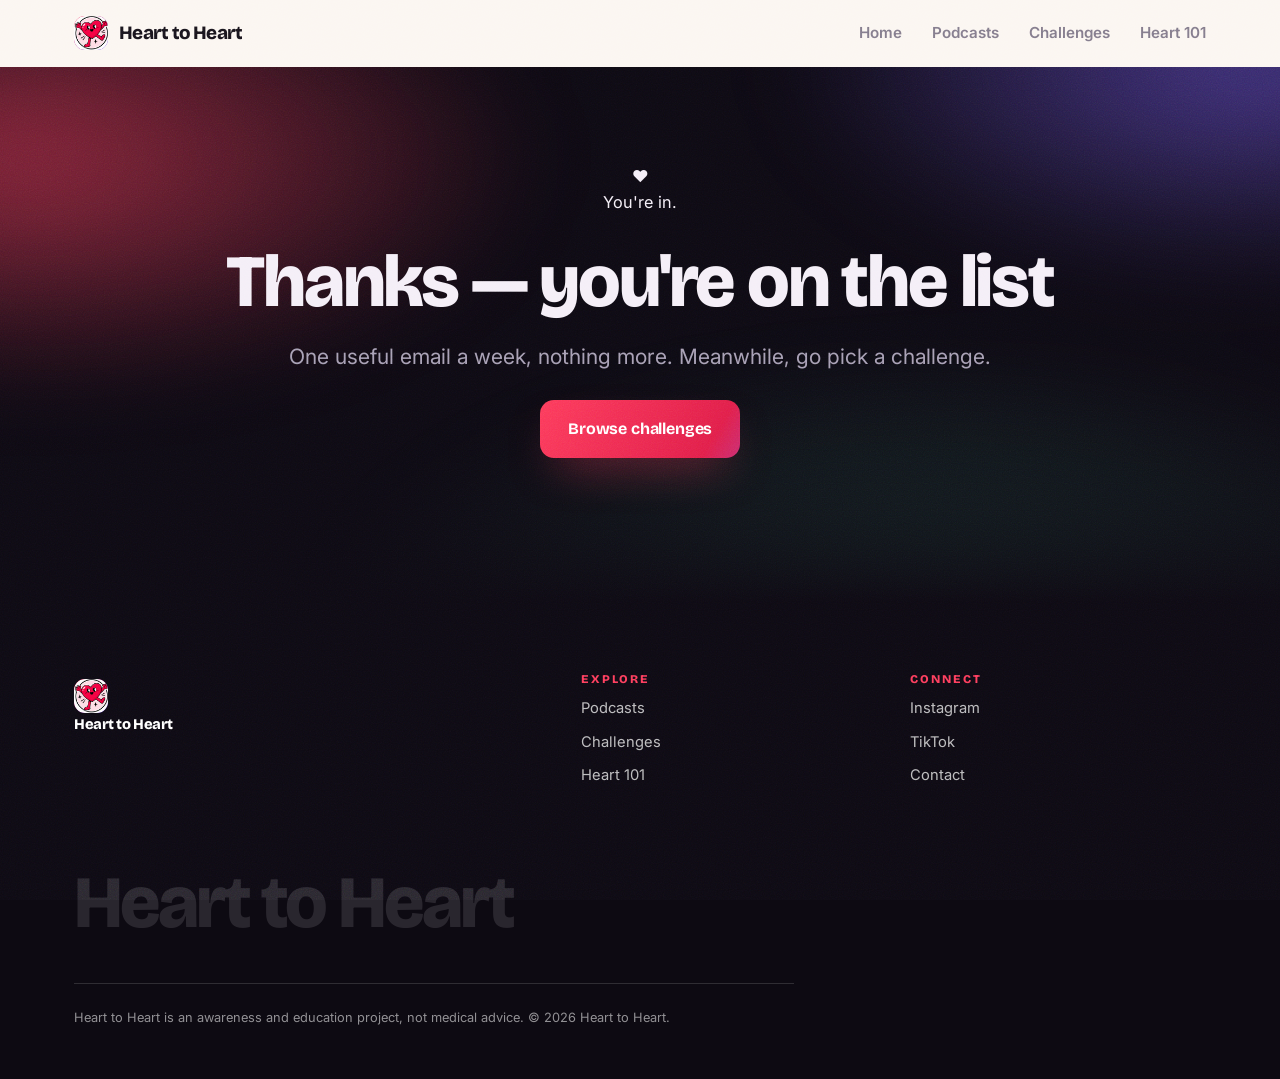
<file: thanks.html>
<!doctype html>
<html lang="en">
<head>
<meta charset="utf-8" />
<meta name="viewport" content="width=device-width, initial-scale=1" />
<title>Thanks — Heart to Heart</title>
<link rel="icon" href="data:image/svg+xml,%3Csvg xmlns='http://www.w3.org/2000/svg' viewBox='0 0 32 32'%3E%3Ctext y='26' font-size='26'%3E%E2%9D%A4%EF%B8%8F%3C/text%3E%3C/svg%3E" />
<link rel="preconnect" href="https://fonts.googleapis.com" />
<link rel="preconnect" href="https://fonts.gstatic.com" crossorigin />
<link href="https://fonts.googleapis.com/css2?family=Bricolage+Grotesque:opsz,wght@12..96,600;12..96,700;12..96,800&family=Inter:wght@400;500;600;700&family=Instrument+Serif:ital@0;1&display=swap" rel="stylesheet" />
<link rel="stylesheet" href="styles.css" />
</head>
<body>
<header class="nav">
  <div class="nav-inner">
    <a class="brand" href="index.html"><span class="dot">❤️</span> Heart to Heart</a>
    <nav class="nav-links">
      <a href="index.html">Home</a>
      <a href="podcasts.html">Podcasts</a>
      <a href="challenges.html">Challenges</a>
      <a href="about.html">Heart 101</a>
    </nav>
  </div>
</header>
<main>
  <section class="hero">
    <div class="wrap" style="text-align:center">
      <div class="blob" style="width:min(320px,70vw);margin:0 auto 30px">
        <div><div class="big">❤️</div><p>You're in.</p></div>
      </div>
      <h1>Thanks — you're on the list</h1>
      <p class="lede" style="margin:0 auto">One useful email a week, nothing more. Meanwhile, go pick a challenge.</p>
      <p style="margin-top:26px"><a class="btn btn-primary" href="challenges.html">Browse challenges</a></p>
    </div>
  </section>
</main>
<footer class="footer">
  <div class="wrap">
    <div>
      <a class="brand" href="index.html" style="color:#fff"><span class="dot">❤️</span> Heart to Heart</a>
    </div>
    <div><h4>Explore</h4><a href="podcasts.html">Podcasts</a><a href="challenges.html">Challenges</a><a href="about.html">Heart 101</a></div>
    <div><h4>Connect</h4><a href="#" data-social="instagram">Instagram</a><a href="#" data-social="tiktok">TikTok</a><a href="#" data-social="contact">Contact</a></div>
    <div class="wordmark">Heart to Heart</div>

    <p class="disclaimer">Heart to Heart is an awareness and education project, not medical advice. © <span data-year>2026</span> Heart to Heart.</p>
  </div>
</footer>
<script src="app.js"></script>
<script src="content.js"></script>
</body>
</html>
</file>
<file: styles.css>
/* ============================================================
   Heart to Heart — design system
   No framework. One stylesheet. Light + dark.
   ============================================================ */

:root {
  /* brand */
  --coral: #ff3b5c;
  --coral-deep: #e11d48;
  --violet: #7b5cff;
  --mint: #4fe0b0;
  --gold: #ffd84d;

  /* light theme surfaces */
  --bg: #fbf6f1;
  --bg-alt: #f3ebe2;
  --card: #ffffff;
  --ink: #17131b;
  --ink-soft: #4b4553;
  --muted: #837b8c;
  --line: #e9ded3;

  /* dark surfaces (used by .panel--dark and hero regardless of theme) */
  --night: #0d0a12;
  --night-2: #16121d;
  --night-card: #1c1725;
  --night-line: #2b2536;
  --night-ink: #f4eef7;
  --night-muted: #a79fb4;

  --radius: 26px;
  --radius-sm: 16px;
  --radius-xs: 11px;
  --btn-radius: 999px;
  --maxw: 1180px;
  --ease: cubic-bezier(0.22, 1, 0.36, 1);

  --shadow-sm: 0 2px 8px -2px rgba(23, 19, 27, 0.12);
  --shadow: 0 30px 60px -32px rgba(23, 19, 27, 0.35);
  --shadow-coral: 0 20px 45px -18px rgba(255, 59, 92, 0.55);

  --font-display: "Bricolage Grotesque", "Inter", system-ui, sans-serif;
  --font-serif: "Instrument Serif", Georgia, "Times New Roman", serif;
  --font-body: "Inter", system-ui, -apple-system, "Segoe UI", sans-serif;
}

@media (prefers-color-scheme: dark) {
  :root {
    --bg: #0d0a12;
    --bg-alt: #14101b;
    --card: #1a1622;
    --ink: #f4eef7;
    --ink-soft: #cdc5d6;
    --muted: #948ca2;
    --line: #2a2434;
    --shadow: 0 30px 60px -30px rgba(0, 0, 0, 0.7);
    --shadow-sm: 0 2px 10px -2px rgba(0, 0, 0, 0.5);
  }
}

/* ---------- reset ---------- */
*, *::before, *::after { box-sizing: border-box; }
html { scroll-behavior: smooth; -webkit-text-size-adjust: 100%; }
body {
  margin: 0;
  font-family: var(--font-body);
  background: var(--bg);
  color: var(--ink);
  line-height: 1.62;
  font-size: 1.02rem;
  -webkit-font-smoothing: antialiased;
  overflow-x: hidden;
}

/* subtle film grain over everything */
body::after {
  content: "";
  position: fixed;
  inset: 0;
  z-index: 9999;
  pointer-events: none;
  opacity: 0.4;
  mix-blend-mode: soft-light;
  background-image: url("data:image/svg+xml,%3Csvg xmlns='http://www.w3.org/2000/svg' width='140' height='140'%3E%3Cfilter id='n'%3E%3CfeTurbulence type='fractalNoise' baseFrequency='0.85' numOctaves='2' stitchTiles='stitch'/%3E%3C/filter%3E%3Crect width='100%25' height='100%25' filter='url(%23n)'/%3E%3C/svg%3E");
}

h1, h2, h3, h4 {
  font-family: var(--font-display);
  font-weight: 800;
  line-height: 0.98;
  letter-spacing: -0.03em;
  margin: 0 0 0.45em;
  text-wrap: balance;
}
h1 { font-size: clamp(2.7rem, 6.2vw, 4.6rem); }
h2 { font-size: clamp(2rem, 5vw, 3.4rem); }
h3 { font-size: clamp(1.25rem, 2.4vw, 1.6rem); }
p { margin: 0 0 1rem; }
a { color: inherit; text-decoration: none; }
img { max-width: 100%; display: block; }

.serif { font-family: var(--font-serif); font-style: italic; font-weight: 400; letter-spacing: 0.005em; }

::selection { background: var(--coral); color: #fff; }
:focus-visible { outline: 3px solid var(--violet); outline-offset: 3px; border-radius: 4px; }

/* ---------- layout ---------- */
.wrap { width: 100%; max-width: var(--maxw); margin: 0 auto; padding: 0 24px; }
section { padding: clamp(64px, 10vw, 128px) 0; position: relative; }

.panel--dark {
  background: var(--night);
  color: var(--night-ink);
}
.panel--dark .lede,
.panel--dark .muted { color: var(--night-muted); }
.panel--alt { background: var(--bg-alt); }

.eyebrow {
  display: inline-flex;
  align-items: center;
  gap: 10px;
  font-family: var(--font-display);
  font-weight: 700;
  font-size: 0.74rem;
  letter-spacing: 0.18em;
  text-transform: uppercase;
  color: var(--coral);
  margin-bottom: 22px;
}
.eyebrow::before {
  content: "";
  width: 8px; height: 8px;
  border-radius: 50%;
  background: var(--coral);
  box-shadow: 0 0 0 4px color-mix(in srgb, var(--coral) 25%, transparent);
  animation: pulse 2.4s var(--ease) infinite;
}
@keyframes pulse { 0%,100% { transform: scale(1); opacity: 1; } 50% { transform: scale(1.5); opacity: 0.6; } }

.lede { font-size: clamp(1.08rem, 1.7vw, 1.32rem); color: var(--ink-soft); max-width: 56ch; }
.muted { color: var(--muted); }

.section-head { display: flex; justify-content: space-between; align-items: flex-end; gap: 28px; flex-wrap: wrap; margin-bottom: 52px; }
.section-head .lede { margin-top: 12px; }

/* ---------- buttons ---------- */
.btn {
  --btn-bg: var(--ink);
  --btn-fg: var(--bg);
  display: inline-flex;
  align-items: center;
  gap: 10px;
  padding: 16px 28px;
  border-radius: var(--btn-radius, 999px);
  font-family: var(--font-display);
  font-weight: 700;
  font-size: 1rem;
  letter-spacing: -0.01em;
  border: 0;
  cursor: pointer;
  background: var(--btn-bg);
  color: var(--btn-fg);
  transition: transform 0.25s var(--ease), box-shadow 0.25s var(--ease), background 0.2s;
  will-change: transform;
}
.btn svg { width: 18px; height: 18px; transition: transform 0.25s var(--ease); }
.btn:hover svg { transform: translateX(4px); }
.btn:hover { transform: translateY(-3px); }
.btn:active { transform: translateY(-1px); }

.btn-primary {
  --btn-fg: #fff;
  background: linear-gradient(120deg, var(--coral), var(--coral-deep) 55%, var(--violet));
  background-size: 160% 160%;
  background-position: 0% 50%;
  box-shadow: var(--shadow-coral);
  transition: transform 0.25s var(--ease), box-shadow 0.25s var(--ease), background-position 0.5s var(--ease);
}
.btn-primary:hover { background-position: 100% 50%; box-shadow: 0 26px 55px -16px rgba(255, 59, 92, 0.65); }

.btn-ghost {
  background: transparent;
  color: currentColor;
  box-shadow: inset 0 0 0 2px currentColor;
}
.btn-ghost:hover { background: currentColor; }
.btn-ghost:hover span { color: var(--bg); }
.panel--dark .btn-ghost:hover span { color: var(--night); }

.btn-lg { padding: 19px 34px; font-size: 1.06rem; }

/* text link with animated underline */
.tlink {
  font-family: var(--font-display);
  font-weight: 700;
  display: inline-flex;
  align-items: center;
  gap: 8px;
  background-image: linear-gradient(currentColor, currentColor);
  background-size: 0% 2px;
  background-position: 0 100%;
  background-repeat: no-repeat;
  transition: background-size 0.3s var(--ease);
}
.tlink:hover { background-size: 100% 2px; }

/* ---------- nav ---------- */
.nav {
  position: sticky;
  top: 0;
  z-index: 100;
  transition: background 0.3s, box-shadow 0.3s, border-color 0.3s;
  border-bottom: 1px solid transparent;
}
.nav.scrolled {
  background: color-mix(in srgb, var(--bg) 80%, transparent);
  backdrop-filter: blur(16px) saturate(1.4);
  border-bottom-color: var(--line);
}
.nav-inner {
  display: flex;
  align-items: center;
  justify-content: space-between;
  gap: 24px;
  padding: 16px 24px;
  max-width: var(--maxw);
  margin: 0 auto;
}
.brand {
  display: inline-flex;
  align-items: center;
  gap: 11px;
  font-family: var(--font-display);
  font-weight: 800;
  font-size: 1.18rem;
  letter-spacing: -0.03em;
  white-space: nowrap;
  flex-shrink: 0;
}
.brand .dot {
  width: 34px; height: 34px;
  min-width: 34px;
  flex-shrink: 0;
  display: grid; place-items: center;
  background: linear-gradient(135deg, var(--coral), var(--violet));
  border-radius: 11px;
  font-size: 1rem;
  box-shadow: var(--shadow-coral);
  overflow: hidden;
}
.nav-links { display: flex; align-items: center; gap: 30px; }
.nav-links a {
  font-weight: 600;
  font-size: 0.95rem;
  color: var(--muted);
  transition: color 0.15s;
}
.nav-links a:hover, .nav-links a[aria-current="page"] { color: var(--ink); }
.nav-links .btn { padding: 11px 22px; font-size: 0.9rem; }
.nav-toggle { display: none; background: none; border: 0; font-size: 1.7rem; color: var(--ink); cursor: pointer; line-height: 1; }

@media (max-width: 800px) {
  .nav-toggle { display: block; }
  .nav-links {
    position: absolute;
    top: 100%; left: 0; right: 0;
    flex-direction: column;
    align-items: stretch;
    gap: 2px;
    padding: 16px 24px 26px;
    background: var(--bg);
    border-bottom: 1px solid var(--line);
    display: none;
  }
  .nav-links.open { display: flex; }
  .nav-links a { padding: 12px 0; font-size: 1.08rem; }
  .nav-links .btn { margin-top: 10px; justify-content: center; }
}

/* ---------- hero ---------- */
.hero {
  position: relative;
  background: var(--night);
  color: var(--night-ink);
  overflow: hidden;
  padding-top: clamp(48px, 8vw, 96px);
  isolation: isolate;
}
.hero .lede { color: var(--night-muted); }
.hero::before {
  content: "";
  position: absolute;
  inset: -25%;
  z-index: -1;
  background:
    radial-gradient(38% 40% at 18% 28%, rgba(255, 59, 92, 0.55), transparent 70%),
    radial-gradient(34% 36% at 82% 16%, rgba(123, 92, 255, 0.5), transparent 72%),
    radial-gradient(44% 46% at 65% 88%, rgba(79, 224, 176, 0.3), transparent 72%);
  filter: blur(48px);
  translate: var(--px, 0) var(--py, 0);
  transition: translate 0.5s var(--ease);
  animation: drift 20s var(--ease) infinite alternate;
}
.hero::after {
  content: "";
  position: absolute;
  inset: 0;
  z-index: -1;
  background: linear-gradient(180deg, transparent 55%, var(--night));
}
@keyframes drift {
  from { transform: translate3d(0,0,0) scale(1); }
  to   { transform: translate3d(2%, -3%, 0) scale(1.12); }
}

.hero-grid {
  display: grid;
  grid-template-columns: 1.1fr 0.9fr;
  gap: 56px;
  align-items: center;
  padding-bottom: clamp(48px, 8vw, 110px);
}
@media (max-width: 960px) { .hero-grid { grid-template-columns: 1fr; gap: 40px; } }

.hero h1 { margin-bottom: 0.3em; }
.hero h1 .serif { color: var(--coral); }

.hero-cta { display: flex; flex-wrap: wrap; gap: 16px; margin-top: 30px; }
.chips { display: flex; flex-wrap: wrap; gap: 10px; margin-top: 34px; }
.chip {
  font-family: var(--font-display);
  font-weight: 600;
  font-size: 0.82rem;
  padding: 8px 15px;
  border-radius: 999px;
  border: 1px solid var(--night-line);
  color: var(--night-muted);
  background: rgba(255, 255, 255, 0.03);
}
.chip b { color: var(--night-ink); }

/* hero visual — stacked "heartbeat card" */
.hero-card {
  position: relative;
  background: var(--night-card);
  border: 1px solid var(--night-line);
  border-radius: var(--radius);
  padding: 30px;
  box-shadow: 0 40px 80px -30px rgba(0, 0, 0, 0.7);
}
.hero-card::before {
  content: "";
  position: absolute;
  inset: -1px;
  border-radius: inherit;
  padding: 1px;
  background: linear-gradient(140deg, var(--coral), transparent 40%, var(--violet));
  -webkit-mask: linear-gradient(#000 0 0) content-box, linear-gradient(#000 0 0);
  -webkit-mask-composite: xor;
          mask-composite: exclude;
  pointer-events: none;
}
.hero-card .row { display: flex; align-items: center; justify-content: space-between; margin-bottom: 6px; }
.hero-card .bpm { font-family: var(--font-display); font-weight: 800; font-size: 2.6rem; letter-spacing: -0.04em; }
.hero-card .bpm small { font-size: 0.9rem; font-weight: 600; color: var(--night-muted); margin-left: 6px; }
.hero-card .status { font-size: 0.8rem; color: var(--mint); font-weight: 700; }
.ecg { width: 100%; height: 70px; margin: 12px 0 18px; display: block; overflow: visible; }
.ecg path { fill: none; stroke-linecap: round; stroke-linejoin: round; }
.ecg .base { stroke: color-mix(in srgb, var(--coral) 32%, transparent); stroke-width: 2; }
.ecg .pulse {
  stroke: var(--coral);
  stroke-width: 2.6;
  filter: drop-shadow(0 0 7px color-mix(in srgb, var(--coral) 75%, transparent));
  stroke-dasharray: 80 560;
  stroke-dashoffset: 640;
  animation: trace 2.6s linear infinite;
}
@keyframes trace { to { stroke-dashoffset: 0; } }
.hero-card .mini { display: grid; grid-template-columns: 1fr 1fr; gap: 12px; }
.hero-card .mini div { background: rgba(255,255,255,0.04); border: 1px solid var(--night-line); border-radius: var(--radius-xs); padding: 12px 14px; }
.hero-card .mini strong { font-family: var(--font-display); font-size: 1.15rem; display: block; }
.hero-card .mini span { font-size: 0.76rem; color: var(--night-muted); }

/* ---------- marquee ---------- */
.marquee {
  background: #16121d;
  color: #fbf6f1;
  padding: 18px 0;
  overflow: hidden;
  border-block: 1px solid color-mix(in srgb, var(--bg) 15%, var(--ink));
}
.marquee-track {
  display: flex;
  gap: 0;
  width: max-content;
  animation: slide 28s linear infinite;
}
.marquee:hover .marquee-track { animation-play-state: paused; }
.marquee-track span {
  font-family: var(--font-display);
  font-weight: 700;
  font-size: 1.05rem;
  letter-spacing: -0.01em;
  padding: 0 26px;
  display: inline-flex;
  align-items: center;
  gap: 26px;
}
.marquee-track span::after { content: "❤"; color: var(--coral); font-size: 0.8rem; }
@keyframes slide { to { transform: translateX(-50%); } }

/* ---------- reveal on scroll ---------- */
[data-reveal] {
  opacity: 0;
  transform: translateY(26px);
  transition: opacity 0.7s var(--ease), transform 0.7s var(--ease);
}
[data-reveal].in { opacity: 1; transform: none; }

/* ---------- bento ---------- */
.bento {
  display: grid;
  grid-template-columns: repeat(6, 1fr);
  gap: 20px;
}
.bento > * { grid-column: span 2; }
.bento .span-3 { grid-column: span 3; }
.bento .span-4 { grid-column: span 4; }
.bento .span-6 { grid-column: span 6; }
@media (max-width: 900px) {
  .bento { grid-template-columns: repeat(2, 1fr); }
  .bento > *, .bento .span-3, .bento .span-4, .bento .span-6 { grid-column: span 2; }
}

/* ---------- cards ---------- */
.grid { display: grid; gap: 22px; }
.grid-3 { grid-template-columns: repeat(3, 1fr); }
.grid-2 { grid-template-columns: repeat(2, 1fr); }
@media (max-width: 900px) { .grid-3 { grid-template-columns: 1fr 1fr; } }
@media (max-width: 820px) { .grid-2 { grid-template-columns: 1fr; } }
@media (max-width: 620px) { .grid-3 { grid-template-columns: 1fr; } }

.card {
  position: relative;
  background: var(--card);
  border: 1px solid var(--line);
  border-radius: var(--radius);
  padding: 30px;
  box-shadow: var(--shadow-sm);
  transition: transform 0.3s var(--ease), box-shadow 0.3s var(--ease), border-color 0.3s;
  overflow: hidden;
}
.card:hover { transform: translateY(-6px); box-shadow: var(--shadow); border-color: color-mix(in srgb, var(--coral) 40%, var(--line)); }
.card h3 { margin-bottom: 10px; }
.card p { color: var(--muted); font-size: 0.98rem; margin: 0; }
.panel--dark .card { background: var(--night-card); border-color: var(--night-line); }
.panel--dark .card p { color: var(--night-muted); }

.card-num {
  font-family: var(--font-serif);
  font-style: italic;
  font-size: 2.4rem;
  color: var(--coral);
  line-height: 1;
  display: block;
  margin-bottom: 10px;
}

.stat-big {
  font-family: var(--font-display);
  font-weight: 800;
  font-size: clamp(2.6rem, 6vw, 4.4rem);
  letter-spacing: -0.04em;
  line-height: 1;
  background: linear-gradient(120deg, var(--coral), var(--violet));
  -webkit-background-clip: text;
  background-clip: text;
  color: transparent;
}

.tag {
  display: inline-block;
  font-family: var(--font-display);
  font-weight: 700;
  font-size: 0.7rem;
  letter-spacing: 0.1em;
  text-transform: uppercase;
  padding: 6px 12px;
  border-radius: 999px;
  background: color-mix(in srgb, var(--coral) 14%, transparent);
  color: var(--coral);
  margin-bottom: 16px;
}
.tag.grape { background: color-mix(in srgb, var(--violet) 16%, transparent); color: var(--violet); }
.tag.mint { background: color-mix(in srgb, var(--mint) 20%, transparent); color: #14a37a; }

/* ---------- podcast cards ---------- */
.pod { display: grid; grid-template-columns: 92px 1fr; gap: 20px; align-items: center; }
.pod-art {
  width: 92px; height: 92px;
  border-radius: var(--radius-sm);
  display: grid; place-items: center;
  font-size: 1.9rem;
  color: #fff;
  position: relative;
  overflow: hidden;
}
.pod-art::after {
  content: "▶";
  position: absolute;
  inset: 0;
  display: grid;
  place-items: center;
  font-size: 1.5rem;
  background: rgba(0,0,0,0.35);
  opacity: 0;
  transition: opacity 0.25s;
}
.card:hover .pod-art::after { opacity: 1; }
.pod-art.a { background: linear-gradient(135deg, #ff3b5c, #ff9d5c); }
.pod-art.b { background: linear-gradient(135deg, #7b5cff, #4cc9f1); }
.pod-art.c { background: linear-gradient(135deg, #12b981, #d7ff3e); }
.pod-art.d { background: linear-gradient(135deg, #f14c8b, #7b5cff); }
.pod h3 { font-size: 1.12rem; margin-bottom: 5px; }
.pod .meta { color: var(--muted); font-size: 0.8rem; margin-bottom: 10px; letter-spacing: 0.02em; }
.pod .links { display: flex; gap: 16px; font-weight: 600; font-size: 0.84rem; }
.pod .links a { color: var(--coral); }
.pod .links a:hover { text-decoration: underline; }

.waveform { display: flex; align-items: flex-end; gap: 3px; height: 26px; margin-top: 16px; }
.waveform i { flex: 1; background: color-mix(in srgb, var(--coral) 45%, var(--line)); border-radius: 2px; animation: eq 1.4s var(--ease) infinite; }
.card:hover .waveform i { background: var(--coral); }
.waveform i:nth-child(odd) { animation-delay: -0.7s; }
.waveform i:nth-child(3n) { animation-delay: -0.35s; }
@keyframes eq { 0%,100% { height: 25%; } 50% { height: 100%; } }

.dot img { width: 100%; height: 100%; min-width: 0; object-fit: cover; border-radius: inherit; display: block; }

.yt-embed {
  position: relative;
  width: 100%;
  aspect-ratio: 16 / 9;
  margin-top: 16px;
  border-radius: var(--radius-sm);
  overflow: hidden;
  background: #000;
}
.yt-embed iframe { position: absolute; inset: 0; width: 100%; height: 100%; border: 0; }

.embed-slot {
  margin-top: 18px;
  border: 1px dashed var(--line);
  border-radius: var(--radius-sm);
  padding: 15px;
  font-size: 0.82rem;
  color: var(--muted);
}
.embed-slot code { color: var(--ink); font-size: 0.8rem; }

/* ---------- challenge timeline ---------- */
.weeks {
  display: grid;
  grid-template-columns: repeat(4, 1fr);
  gap: 20px;
  counter-reset: wk;
  position: relative;
}
.weeks::before {
  content: "";
  position: absolute;
  top: 34px; left: 8%; right: 8%;
  height: 2px;
  background: repeating-linear-gradient(90deg, var(--coral) 0 8px, transparent 8px 16px);
  opacity: 0.4;
}
@media (max-width: 860px) { .weeks { grid-template-columns: 1fr 1fr; } .weeks::before { display: none; } }
@media (max-width: 480px) { .weeks { grid-template-columns: 1fr; } }
.week {
  position: relative;
  background: var(--card);
  border: 1px solid var(--line);
  border-radius: var(--radius);
  padding: 26px 24px;
}
.panel--dark .week { background: var(--night-card); border-color: var(--night-line); }
.week::before {
  counter-increment: wk;
  content: counter(wk);
  display: grid;
  place-items: center;
  width: 40px; height: 40px;
  border-radius: 50%;
  background: linear-gradient(135deg, var(--coral), var(--violet));
  color: #fff;
  font-family: var(--font-display);
  font-weight: 800;
  font-size: 1.1rem;
  margin-bottom: 16px;
  box-shadow: var(--shadow-coral);
}
.week h3 { font-size: 1.16rem; margin: 0 0 8px; }
.week p { color: var(--muted); font-size: 0.92rem; margin: 0; }
.panel--dark .week p { color: var(--night-muted); }

/* ---------- tracker ---------- */
.tracker {
  background: var(--card);
  border: 1px solid var(--line);
  border-radius: var(--radius);
  padding: clamp(24px, 4vw, 42px);
  box-shadow: var(--shadow);
}
.tracker-top { display: flex; justify-content: space-between; align-items: center; gap: 16px; flex-wrap: wrap; margin-bottom: 22px; }
.progress { height: 16px; background: var(--line); border-radius: 999px; overflow: hidden; }
.progress > i { display: block; height: 100%; width: 0; background: linear-gradient(90deg, var(--coral), var(--violet)); transition: width 0.4s var(--ease); }
.stat-row { display: flex; gap: 34px; margin: 20px 0 28px; flex-wrap: wrap; }
.stat-row strong { font-family: var(--font-display); font-weight: 800; font-size: 1.9rem; display: block; letter-spacing: -0.03em; }
.stat-row span { color: var(--muted); font-size: 0.84rem; }

.days { display: grid; grid-template-columns: repeat(7, 1fr); gap: 10px; }
@media (max-width: 560px) { .days { grid-template-columns: repeat(4, 1fr); } }
.day {
  aspect-ratio: 1;
  border: 2px solid var(--line);
  border-radius: 14px;
  background: transparent;
  color: var(--muted);
  font-family: var(--font-display);
  font-weight: 700;
  font-size: 0.95rem;
  cursor: pointer;
  transition: all 0.18s var(--ease);
}
.day:hover { border-color: var(--coral); color: var(--ink); }
.day.done {
  background: linear-gradient(135deg, var(--coral), var(--violet));
  border-color: transparent;
  color: #fff;
  transform: scale(1.06);
  box-shadow: var(--shadow-coral);
}
.tracker-actions { margin-top: 24px; display: flex; gap: 14px; flex-wrap: wrap; }
.link-btn { background: none; border: 0; color: var(--muted); font-weight: 600; cursor: pointer; text-decoration: underline; font-size: 0.9rem; }
.link-btn:hover { color: var(--coral); }

/* ---------- CTA band ---------- */
.band {
  position: relative;
  overflow: hidden;
  background: linear-gradient(130deg, var(--coral), var(--coral-deep) 45%, var(--violet));
  color: #fff;
  border-radius: var(--radius);
  padding: clamp(38px, 7vw, 76px);
  text-align: center;
}
.band::before {
  content: "";
  position: absolute;
  inset: 0;
  background: radial-gradient(60% 120% at 50% 0%, rgba(255,255,255,0.25), transparent 60%);
}
.band > * { position: relative; }
.band h2 { color: #fff; }
.band p { color: rgba(255, 255, 255, 0.92); max-width: 50ch; margin-inline: auto; }
.band form { display: flex; gap: 10px; max-width: 460px; margin: 28px auto 0; flex-wrap: wrap; }
.band input {
  flex: 1;
  min-width: 200px;
  padding: 16px 20px;
  border-radius: 999px;
  border: 0;
  font-size: 1rem;
  font-family: var(--font-body);
  color: #17131b;
  background: #fff;
}
.band .btn { background: #17131b; color: #fff; }
.band .btn:hover { background: #000; }

/* ---------- FAQ ---------- */
.faq details { border-bottom: 1px solid var(--line); padding: 20px 0; }
.faq details[open] summary { color: var(--coral); }
.faq summary {
  font-family: var(--font-display);
  font-weight: 700;
  font-size: 1.08rem;
  cursor: pointer;
  list-style: none;
  display: flex;
  justify-content: space-between;
  gap: 18px;
  transition: color 0.2s;
}
.faq summary::-webkit-details-marker { display: none; }
.faq summary::after { content: "+"; color: var(--coral); font-size: 1.5rem; line-height: 1; transition: transform 0.25s var(--ease); }
.faq details[open] summary::after { transform: rotate(45deg); }
.faq p { color: var(--muted); margin: 14px 0 0; max-width: 68ch; }

/* ---------- footer ---------- */
.footer { background: var(--night); color: var(--night-ink); padding: 72px 0 34px; }
.footer .wrap { display: grid; grid-template-columns: 1.6fr 1fr 1fr; gap: 34px; }
@media (max-width: 760px) { .footer .wrap { grid-template-columns: 1fr 1fr; } }
@media (max-width: 480px) { .footer .wrap { grid-template-columns: 1fr; } }
.footer h4 { font-size: 0.74rem; letter-spacing: 0.16em; text-transform: uppercase; color: var(--coral); margin-bottom: 6px; }
.footer a { color: rgba(255, 255, 255, 0.72); font-size: 0.92rem; display: block; padding: 5px 0; transition: color 0.15s; }
.footer a:hover { color: #fff; }
.footer .wordmark { font-family: var(--font-display); font-weight: 800; font-size: clamp(2.4rem, 8vw, 4.6rem); letter-spacing: -0.04em; margin-top: 40px; line-height: 1; opacity: 0.12; grid-column: 1 / -1; }
.footer .disclaimer {
  grid-column: 1 / -1;
  border-top: 1px solid rgba(255, 255, 255, 0.14);
  margin-top: 8px;
  padding-top: 24px;
  font-size: 0.8rem;
  color: rgba(255, 255, 255, 0.55);
  max-width: 90ch;
}

.hidden { display: none; }

/* ---------- perfect-28 celebration ---------- */
.h2h-confetti {
  position: fixed;
  inset: 0;
  z-index: 10000;
  pointer-events: none;
}
.h2h-celebrate {
  position: fixed;
  inset: 0;
  z-index: 10001;
  display: grid;
  place-items: center;
  padding: 24px;
  background: color-mix(in srgb, #0d0a12 58%, transparent);
  backdrop-filter: blur(7px);
  opacity: 0;
  transition: opacity 0.35s var(--ease);
}
.h2h-celebrate.in { opacity: 1; }
.h2h-celebrate-card {
  position: relative;
  overflow: hidden;
  text-align: center;
  max-width: 420px;
  padding: 46px 34px 38px;
  border-radius: var(--radius);
  background: var(--night-card);
  border: 1px solid var(--night-line);
  color: var(--night-ink);
  box-shadow: 0 40px 90px -28px rgba(0, 0, 0, 0.75);
  transform: scale(0.82);
  opacity: 0;
  transition: transform 0.5s var(--ease), opacity 0.4s var(--ease);
}
.h2h-celebrate.in .h2h-celebrate-card { transform: scale(1); opacity: 1; }
.h2h-ring {
  position: absolute;
  top: 66px; left: 50%;
  width: 78px; height: 78px;
  border-radius: 50%;
  border: 3px solid var(--coral);
  transform: translate(-50%, -50%);
  pointer-events: none;
}
.h2h-celebrate.in .h2h-ring { animation: h2h-shock 1.15s var(--ease) 0.15s forwards; }
@keyframes h2h-shock {
  from { width: 78px; height: 78px; opacity: 0.85; border-width: 3px; }
  to   { width: 560px; height: 560px; opacity: 0; border-width: 1px; }
}
.h2h-heart {
  width: 86px; height: auto;
  margin: 0 auto 4px;
  fill: var(--coral);
  filter: drop-shadow(0 0 18px color-mix(in srgb, var(--coral) 65%, transparent));
  animation: h2h-beat 1s var(--ease) infinite;
}
@keyframes h2h-beat {
  0%, 100% { transform: scale(1); }
  15% { transform: scale(1.18); }
  30% { transform: scale(0.98); }
  45% { transform: scale(1.09); }
  60% { transform: scale(1); }
}
.h2h-kicker {
  font-family: var(--font-display);
  text-transform: uppercase;
  letter-spacing: 0.18em;
  font-size: 0.72rem;
  color: var(--coral);
  margin: 10px 0 2px;
}
.h2h-title {
  font-family: var(--font-display);
  font-weight: 800;
  font-size: clamp(2.4rem, 9vw, 3rem);
  letter-spacing: -0.03em;
  margin: 0 0 10px;
  background: linear-gradient(120deg, var(--coral), var(--violet));
  -webkit-background-clip: text;
  background-clip: text;
  color: transparent;
}
.h2h-sub { color: var(--night-muted); margin: 0 0 24px; font-size: 0.96rem; }
.h2h-celebrate-card .btn { width: 100%; justify-content: center; }

/* ---------- motion off ---------- */
@media (prefers-reduced-motion: reduce) {
  *, *::before, *::after { animation-duration: 0.001s !important; animation-iteration-count: 1 !important; transition-duration: 0.001s !important; }
  html { scroll-behavior: auto; }
  [data-reveal] { opacity: 1; transform: none; }
  .h2h-ring { display: none; }
  .h2h-celebrate-card { transform: none; opacity: 1; }
}
</file>
<file: heart-to-heart-site/styles.css>
/* ============================================================
   Heart to Heart — design system
   No framework. One stylesheet. Light + dark.
   ============================================================ */

:root {
  /* brand */
  --coral: #ff3b5c;
  --coral-deep: #e11d48;
  --violet: #7b5cff;
  --mint: #4fe0b0;
  --gold: #ffd84d;

  /* light theme surfaces */
  --bg: #fbf6f1;
  --bg-alt: #f3ebe2;
  --card: #ffffff;
  --ink: #17131b;
  --ink-soft: #4b4553;
  --muted: #837b8c;
  --line: #e9ded3;

  /* dark surfaces (used by .panel--dark and hero regardless of theme) */
  --night: #0d0a12;
  --night-2: #16121d;
  --night-card: #1c1725;
  --night-line: #2b2536;
  --night-ink: #f4eef7;
  --night-muted: #a79fb4;

  --radius: 26px;
  --radius-sm: 16px;
  --radius-xs: 11px;
  --maxw: 1180px;
  --ease: cubic-bezier(0.22, 1, 0.36, 1);

  --shadow-sm: 0 2px 8px -2px rgba(23, 19, 27, 0.12);
  --shadow: 0 30px 60px -32px rgba(23, 19, 27, 0.35);
  --shadow-coral: 0 20px 45px -18px rgba(255, 59, 92, 0.55);

  --font-display: "Bricolage Grotesque", "Inter", system-ui, sans-serif;
  --font-serif: "Instrument Serif", Georgia, "Times New Roman", serif;
  --font-body: "Inter", system-ui, -apple-system, "Segoe UI", sans-serif;
}

@media (prefers-color-scheme: dark) {
  :root {
    --bg: #0d0a12;
    --bg-alt: #14101b;
    --card: #1a1622;
    --ink: #f4eef7;
    --ink-soft: #cdc5d6;
    --muted: #948ca2;
    --line: #2a2434;
    --shadow: 0 30px 60px -30px rgba(0, 0, 0, 0.7);
    --shadow-sm: 0 2px 10px -2px rgba(0, 0, 0, 0.5);
  }
}

/* ---------- reset ---------- */
*, *::before, *::after { box-sizing: border-box; }
html { scroll-behavior: smooth; -webkit-text-size-adjust: 100%; }
body {
  margin: 0;
  font-family: var(--font-body);
  background: var(--bg);
  color: var(--ink);
  line-height: 1.62;
  font-size: 1.02rem;
  -webkit-font-smoothing: antialiased;
  overflow-x: hidden;
}

/* subtle film grain over everything */
body::after {
  content: "";
  position: fixed;
  inset: 0;
  z-index: 9999;
  pointer-events: none;
  opacity: 0.4;
  mix-blend-mode: soft-light;
  background-image: url("data:image/svg+xml,%3Csvg xmlns='http://www.w3.org/2000/svg' width='140' height='140'%3E%3Cfilter id='n'%3E%3CfeTurbulence type='fractalNoise' baseFrequency='0.85' numOctaves='2' stitchTiles='stitch'/%3E%3C/filter%3E%3Crect width='100%25' height='100%25' filter='url(%23n)'/%3E%3C/svg%3E");
}

h1, h2, h3, h4 {
  font-family: var(--font-display);
  font-weight: 800;
  line-height: 0.98;
  letter-spacing: -0.03em;
  margin: 0 0 0.45em;
  text-wrap: balance;
}
h1 { font-size: clamp(2.7rem, 6.2vw, 4.6rem); }
h2 { font-size: clamp(2rem, 5vw, 3.4rem); }
h3 { font-size: clamp(1.25rem, 2.4vw, 1.6rem); }
p { margin: 0 0 1rem; }
a { color: inherit; text-decoration: none; }
img { max-width: 100%; display: block; }

.serif { font-family: var(--font-serif); font-style: italic; font-weight: 400; letter-spacing: 0.005em; }

::selection { background: var(--coral); color: #fff; }
:focus-visible { outline: 3px solid var(--violet); outline-offset: 3px; border-radius: 4px; }

/* ---------- layout ---------- */
.wrap { width: 100%; max-width: var(--maxw); margin: 0 auto; padding: 0 24px; }
section { padding: clamp(64px, 10vw, 128px) 0; position: relative; }

.panel--dark {
  background: var(--night);
  color: var(--night-ink);
}
.panel--dark .lede,
.panel--dark .muted { color: var(--night-muted); }
.panel--alt { background: var(--bg-alt); }

.eyebrow {
  display: inline-flex;
  align-items: center;
  gap: 10px;
  font-family: var(--font-display);
  font-weight: 700;
  font-size: 0.74rem;
  letter-spacing: 0.18em;
  text-transform: uppercase;
  color: var(--coral);
  margin-bottom: 22px;
}
.eyebrow::before {
  content: "";
  width: 8px; height: 8px;
  border-radius: 50%;
  background: var(--coral);
  box-shadow: 0 0 0 4px color-mix(in srgb, var(--coral) 25%, transparent);
  animation: pulse 2.4s var(--ease) infinite;
}
@keyframes pulse { 0%,100% { transform: scale(1); opacity: 1; } 50% { transform: scale(1.5); opacity: 0.6; } }

.lede { font-size: clamp(1.08rem, 1.7vw, 1.32rem); color: var(--ink-soft); max-width: 56ch; }
.muted { color: var(--muted); }

.section-head { display: flex; justify-content: space-between; align-items: flex-end; gap: 28px; flex-wrap: wrap; margin-bottom: 52px; }
.section-head .lede { margin-top: 12px; }

/* ---------- buttons ---------- */
.btn {
  --btn-bg: var(--ink);
  --btn-fg: var(--bg);
  display: inline-flex;
  align-items: center;
  gap: 10px;
  padding: 16px 28px;
  border-radius: 999px;
  font-family: var(--font-display);
  font-weight: 700;
  font-size: 1rem;
  letter-spacing: -0.01em;
  border: 0;
  cursor: pointer;
  background: var(--btn-bg);
  color: var(--btn-fg);
  transition: transform 0.25s var(--ease), box-shadow 0.25s var(--ease), background 0.2s;
  will-change: transform;
}
.btn svg { width: 18px; height: 18px; transition: transform 0.25s var(--ease); }
.btn:hover svg { transform: translateX(4px); }
.btn:hover { transform: translateY(-3px); }
.btn:active { transform: translateY(-1px); }

.btn-primary {
  --btn-fg: #fff;
  background: linear-gradient(120deg, var(--coral), var(--coral-deep) 55%, var(--violet));
  background-size: 160% 160%;
  background-position: 0% 50%;
  box-shadow: var(--shadow-coral);
  transition: transform 0.25s var(--ease), box-shadow 0.25s var(--ease), background-position 0.5s var(--ease);
}
.btn-primary:hover { background-position: 100% 50%; box-shadow: 0 26px 55px -16px rgba(255, 59, 92, 0.65); }

.btn-ghost {
  background: transparent;
  color: currentColor;
  box-shadow: inset 0 0 0 2px currentColor;
}
.btn-ghost:hover { background: currentColor; }
.btn-ghost:hover span { color: var(--bg); }
.panel--dark .btn-ghost:hover span { color: var(--night); }

.btn-lg { padding: 19px 34px; font-size: 1.06rem; }

/* text link with animated underline */
.tlink {
  font-family: var(--font-display);
  font-weight: 700;
  display: inline-flex;
  align-items: center;
  gap: 8px;
  background-image: linear-gradient(currentColor, currentColor);
  background-size: 0% 2px;
  background-position: 0 100%;
  background-repeat: no-repeat;
  transition: background-size 0.3s var(--ease);
}
.tlink:hover { background-size: 100% 2px; }

/* ---------- nav ---------- */
.nav {
  position: sticky;
  top: 0;
  z-index: 100;
  transition: background 0.3s, box-shadow 0.3s, border-color 0.3s;
  border-bottom: 1px solid transparent;
}
.nav.scrolled {
  background: color-mix(in srgb, var(--bg) 80%, transparent);
  backdrop-filter: blur(16px) saturate(1.4);
  border-bottom-color: var(--line);
}
.nav-inner {
  display: flex;
  align-items: center;
  justify-content: space-between;
  gap: 24px;
  padding: 16px 24px;
  max-width: var(--maxw);
  margin: 0 auto;
}
.brand {
  display: inline-flex;
  align-items: center;
  gap: 11px;
  font-family: var(--font-display);
  font-weight: 800;
  font-size: 1.18rem;
  letter-spacing: -0.03em;
  white-space: nowrap;
  flex-shrink: 0;
}
.brand .dot {
  width: 34px; height: 34px;
  min-width: 34px;
  flex-shrink: 0;
  display: grid; place-items: center;
  background: linear-gradient(135deg, var(--coral), var(--violet));
  border-radius: 11px;
  font-size: 1rem;
  box-shadow: var(--shadow-coral);
  overflow: hidden;
}
.nav-links { display: flex; align-items: center; gap: 30px; }
.nav-links a {
  font-weight: 600;
  font-size: 0.95rem;
  color: var(--muted);
  transition: color 0.15s;
}
.nav-links a:hover, .nav-links a[aria-current="page"] { color: var(--ink); }
.nav-links .btn { padding: 11px 22px; font-size: 0.9rem; }
.nav-toggle { display: none; background: none; border: 0; font-size: 1.7rem; color: var(--ink); cursor: pointer; line-height: 1; }

@media (max-width: 800px) {
  .nav-toggle { display: block; }
  .nav-links {
    position: absolute;
    top: 100%; left: 0; right: 0;
    flex-direction: column;
    align-items: stretch;
    gap: 2px;
    padding: 16px 24px 26px;
    background: var(--bg);
    border-bottom: 1px solid var(--line);
    display: none;
  }
  .nav-links.open { display: flex; }
  .nav-links a { padding: 12px 0; font-size: 1.08rem; }
  .nav-links .btn { margin-top: 10px; justify-content: center; }
}

/* ---------- hero ---------- */
.hero {
  position: relative;
  background: var(--night);
  color: var(--night-ink);
  overflow: hidden;
  padding-top: clamp(48px, 8vw, 96px);
  isolation: isolate;
}
.hero .lede { color: var(--night-muted); }
.hero::before {
  content: "";
  position: absolute;
  inset: -25%;
  z-index: -1;
  background:
    radial-gradient(38% 40% at 18% 28%, rgba(255, 59, 92, 0.55), transparent 70%),
    radial-gradient(34% 36% at 82% 16%, rgba(123, 92, 255, 0.5), transparent 72%),
    radial-gradient(44% 46% at 65% 88%, rgba(79, 224, 176, 0.3), transparent 72%);
  filter: blur(48px);
  translate: var(--px, 0) var(--py, 0);
  transition: translate 0.5s var(--ease);
  animation: drift 20s var(--ease) infinite alternate;
}
.hero::after {
  content: "";
  position: absolute;
  inset: 0;
  z-index: -1;
  background: linear-gradient(180deg, transparent 55%, var(--night));
}
@keyframes drift {
  from { transform: translate3d(0,0,0) scale(1); }
  to   { transform: translate3d(2%, -3%, 0) scale(1.12); }
}

.hero-grid {
  display: grid;
  grid-template-columns: 1.1fr 0.9fr;
  gap: 56px;
  align-items: center;
  padding-bottom: clamp(48px, 8vw, 110px);
}
@media (max-width: 960px) { .hero-grid { grid-template-columns: 1fr; gap: 40px; } }

.hero h1 { margin-bottom: 0.3em; }
.hero h1 .serif { color: var(--coral); }

.hero-cta { display: flex; flex-wrap: wrap; gap: 16px; margin-top: 30px; }
.chips { display: flex; flex-wrap: wrap; gap: 10px; margin-top: 34px; }
.chip {
  font-family: var(--font-display);
  font-weight: 600;
  font-size: 0.82rem;
  padding: 8px 15px;
  border-radius: 999px;
  border: 1px solid var(--night-line);
  color: var(--night-muted);
  background: rgba(255, 255, 255, 0.03);
}
.chip b { color: var(--night-ink); }

/* hero visual — stacked "heartbeat card" */
.hero-card {
  position: relative;
  background: var(--night-card);
  border: 1px solid var(--night-line);
  border-radius: var(--radius);
  padding: 30px;
  box-shadow: 0 40px 80px -30px rgba(0, 0, 0, 0.7);
}
.hero-card::before {
  content: "";
  position: absolute;
  inset: -1px;
  border-radius: inherit;
  padding: 1px;
  background: linear-gradient(140deg, var(--coral), transparent 40%, var(--violet));
  -webkit-mask: linear-gradient(#000 0 0) content-box, linear-gradient(#000 0 0);
  -webkit-mask-composite: xor;
          mask-composite: exclude;
  pointer-events: none;
}
.hero-card .row { display: flex; align-items: center; justify-content: space-between; margin-bottom: 6px; }
.hero-card .bpm { font-family: var(--font-display); font-weight: 800; font-size: 2.6rem; letter-spacing: -0.04em; }
.hero-card .bpm small { font-size: 0.9rem; font-weight: 600; color: var(--night-muted); margin-left: 6px; }
.hero-card .status { font-size: 0.8rem; color: var(--mint); font-weight: 700; }
.ecg { width: 100%; height: 70px; margin: 12px 0 18px; display: block; overflow: visible; }
.ecg path { fill: none; stroke-linecap: round; stroke-linejoin: round; }
.ecg .base { stroke: color-mix(in srgb, var(--coral) 32%, transparent); stroke-width: 2; }
.ecg .pulse {
  stroke: var(--coral);
  stroke-width: 2.6;
  filter: drop-shadow(0 0 7px color-mix(in srgb, var(--coral) 75%, transparent));
  stroke-dasharray: 80 560;
  stroke-dashoffset: 640;
  animation: trace 2.6s linear infinite;
}
@keyframes trace { to { stroke-dashoffset: 0; } }
.hero-card .mini { display: grid; grid-template-columns: 1fr 1fr; gap: 12px; }
.hero-card .mini div { background: rgba(255,255,255,0.04); border: 1px solid var(--night-line); border-radius: var(--radius-xs); padding: 12px 14px; }
.hero-card .mini strong { font-family: var(--font-display); font-size: 1.15rem; display: block; }
.hero-card .mini span { font-size: 0.76rem; color: var(--night-muted); }

/* ---------- marquee ---------- */
.marquee {
  background: #16121d;
  color: #fbf6f1;
  padding: 18px 0;
  overflow: hidden;
  border-block: 1px solid color-mix(in srgb, var(--bg) 15%, var(--ink));
}
.marquee-track {
  display: flex;
  gap: 0;
  width: max-content;
  animation: slide 28s linear infinite;
}
.marquee:hover .marquee-track { animation-play-state: paused; }
.marquee-track span {
  font-family: var(--font-display);
  font-weight: 700;
  font-size: 1.05rem;
  letter-spacing: -0.01em;
  padding: 0 26px;
  display: inline-flex;
  align-items: center;
  gap: 26px;
}
.marquee-track span::after { content: "❤"; color: var(--coral); font-size: 0.8rem; }
@keyframes slide { to { transform: translateX(-50%); } }

/* ---------- reveal on scroll ---------- */
[data-reveal] {
  opacity: 0;
  transform: translateY(26px);
  transition: opacity 0.7s var(--ease), transform 0.7s var(--ease);
}
[data-reveal].in { opacity: 1; transform: none; }

/* ---------- bento ---------- */
.bento {
  display: grid;
  grid-template-columns: repeat(6, 1fr);
  gap: 20px;
}
.bento > * { grid-column: span 2; }
.bento .span-3 { grid-column: span 3; }
.bento .span-4 { grid-column: span 4; }
.bento .span-6 { grid-column: span 6; }
@media (max-width: 900px) {
  .bento { grid-template-columns: repeat(2, 1fr); }
  .bento > *, .bento .span-3, .bento .span-4, .bento .span-6 { grid-column: span 2; }
}

/* ---------- cards ---------- */
.grid { display: grid; gap: 22px; }
.grid-3 { grid-template-columns: repeat(3, 1fr); }
.grid-2 { grid-template-columns: repeat(2, 1fr); }
@media (max-width: 900px) { .grid-3 { grid-template-columns: 1fr 1fr; } }
@media (max-width: 820px) { .grid-2 { grid-template-columns: 1fr; } }
@media (max-width: 620px) { .grid-3 { grid-template-columns: 1fr; } }

.card {
  position: relative;
  background: var(--card);
  border: 1px solid var(--line);
  border-radius: var(--radius);
  padding: 30px;
  box-shadow: var(--shadow-sm);
  transition: transform 0.3s var(--ease), box-shadow 0.3s var(--ease), border-color 0.3s;
  overflow: hidden;
}
.card:hover { transform: translateY(-6px); box-shadow: var(--shadow); border-color: color-mix(in srgb, var(--coral) 40%, var(--line)); }
.card h3 { margin-bottom: 10px; }
.card p { color: var(--muted); font-size: 0.98rem; margin: 0; }
.panel--dark .card { background: var(--night-card); border-color: var(--night-line); }
.panel--dark .card p { color: var(--night-muted); }

.card-num {
  font-family: var(--font-serif);
  font-style: italic;
  font-size: 2.4rem;
  color: var(--coral);
  line-height: 1;
  display: block;
  margin-bottom: 10px;
}

.stat-big {
  font-family: var(--font-display);
  font-weight: 800;
  font-size: clamp(2.6rem, 6vw, 4.4rem);
  letter-spacing: -0.04em;
  line-height: 1;
  background: linear-gradient(120deg, var(--coral), var(--violet));
  -webkit-background-clip: text;
  background-clip: text;
  color: transparent;
}

.tag {
  display: inline-block;
  font-family: var(--font-display);
  font-weight: 700;
  font-size: 0.7rem;
  letter-spacing: 0.1em;
  text-transform: uppercase;
  padding: 6px 12px;
  border-radius: 999px;
  background: color-mix(in srgb, var(--coral) 14%, transparent);
  color: var(--coral);
  margin-bottom: 16px;
}
.tag.grape { background: color-mix(in srgb, var(--violet) 16%, transparent); color: var(--violet); }
.tag.mint { background: color-mix(in srgb, var(--mint) 20%, transparent); color: #14a37a; }

/* ---------- podcast cards ---------- */
.pod { display: grid; grid-template-columns: 92px 1fr; gap: 20px; align-items: center; }
.pod-art {
  width: 92px; height: 92px;
  border-radius: var(--radius-sm);
  display: grid; place-items: center;
  font-size: 1.9rem;
  color: #fff;
  position: relative;
  overflow: hidden;
}
.pod-art::after {
  content: "▶";
  position: absolute;
  inset: 0;
  display: grid;
  place-items: center;
  font-size: 1.5rem;
  background: rgba(0,0,0,0.35);
  opacity: 0;
  transition: opacity 0.25s;
}
.card:hover .pod-art::after { opacity: 1; }
.pod-art.a { background: linear-gradient(135deg, #ff3b5c, #ff9d5c); }
.pod-art.b { background: linear-gradient(135deg, #7b5cff, #4cc9f1); }
.pod-art.c { background: linear-gradient(135deg, #12b981, #d7ff3e); }
.pod-art.d { background: linear-gradient(135deg, #f14c8b, #7b5cff); }
.pod h3 { font-size: 1.12rem; margin-bottom: 5px; }
.pod .meta { color: var(--muted); font-size: 0.8rem; margin-bottom: 10px; letter-spacing: 0.02em; }
.pod .links { display: flex; gap: 16px; font-weight: 600; font-size: 0.84rem; }
.pod .links a { color: var(--coral); }
.pod .links a:hover { text-decoration: underline; }

.waveform { display: flex; align-items: flex-end; gap: 3px; height: 26px; margin-top: 16px; }
.waveform i { flex: 1; background: color-mix(in srgb, var(--coral) 45%, var(--line)); border-radius: 2px; animation: eq 1.4s var(--ease) infinite; }
.card:hover .waveform i { background: var(--coral); }
.waveform i:nth-child(odd) { animation-delay: -0.7s; }
.waveform i:nth-child(3n) { animation-delay: -0.35s; }
@keyframes eq { 0%,100% { height: 25%; } 50% { height: 100%; } }

.dot img { width: 100%; height: 100%; min-width: 0; object-fit: cover; border-radius: inherit; display: block; }

.yt-embed {
  position: relative;
  width: 100%;
  aspect-ratio: 16 / 9;
  margin-top: 16px;
  border-radius: var(--radius-sm);
  overflow: hidden;
  background: #000;
}
.yt-embed iframe { position: absolute; inset: 0; width: 100%; height: 100%; border: 0; }

.embed-slot {
  margin-top: 18px;
  border: 1px dashed var(--line);
  border-radius: var(--radius-sm);
  padding: 15px;
  font-size: 0.82rem;
  color: var(--muted);
}
.embed-slot code { color: var(--ink); font-size: 0.8rem; }

/* ---------- challenge timeline ---------- */
.weeks {
  display: grid;
  grid-template-columns: repeat(4, 1fr);
  gap: 20px;
  counter-reset: wk;
  position: relative;
}
.weeks::before {
  content: "";
  position: absolute;
  top: 34px; left: 8%; right: 8%;
  height: 2px;
  background: repeating-linear-gradient(90deg, var(--coral) 0 8px, transparent 8px 16px);
  opacity: 0.4;
}
@media (max-width: 860px) { .weeks { grid-template-columns: 1fr 1fr; } .weeks::before { display: none; } }
@media (max-width: 480px) { .weeks { grid-template-columns: 1fr; } }
.week {
  position: relative;
  background: var(--card);
  border: 1px solid var(--line);
  border-radius: var(--radius);
  padding: 26px 24px;
}
.panel--dark .week { background: var(--night-card); border-color: var(--night-line); }
.week::before {
  counter-increment: wk;
  content: counter(wk);
  display: grid;
  place-items: center;
  width: 40px; height: 40px;
  border-radius: 50%;
  background: linear-gradient(135deg, var(--coral), var(--violet));
  color: #fff;
  font-family: var(--font-display);
  font-weight: 800;
  font-size: 1.1rem;
  margin-bottom: 16px;
  box-shadow: var(--shadow-coral);
}
.week h3 { font-size: 1.16rem; margin: 0 0 8px; }
.week p { color: var(--muted); font-size: 0.92rem; margin: 0; }
.panel--dark .week p { color: var(--night-muted); }

/* ---------- tracker ---------- */
.tracker {
  background: var(--card);
  border: 1px solid var(--line);
  border-radius: var(--radius);
  padding: clamp(24px, 4vw, 42px);
  box-shadow: var(--shadow);
}
.tracker-top { display: flex; justify-content: space-between; align-items: center; gap: 16px; flex-wrap: wrap; margin-bottom: 22px; }
.progress { height: 16px; background: var(--line); border-radius: 999px; overflow: hidden; }
.progress > i { display: block; height: 100%; width: 0; background: linear-gradient(90deg, var(--coral), var(--violet)); transition: width 0.4s var(--ease); }
.stat-row { display: flex; gap: 34px; margin: 20px 0 28px; flex-wrap: wrap; }
.stat-row strong { font-family: var(--font-display); font-weight: 800; font-size: 1.9rem; display: block; letter-spacing: -0.03em; }
.stat-row span { color: var(--muted); font-size: 0.84rem; }

.days { display: grid; grid-template-columns: repeat(7, 1fr); gap: 10px; }
@media (max-width: 560px) { .days { grid-template-columns: repeat(4, 1fr); } }
.day {
  aspect-ratio: 1;
  border: 2px solid var(--line);
  border-radius: 14px;
  background: transparent;
  color: var(--muted);
  font-family: var(--font-display);
  font-weight: 700;
  font-size: 0.95rem;
  cursor: pointer;
  transition: all 0.18s var(--ease);
}
.day:hover { border-color: var(--coral); color: var(--ink); }
.day.done {
  background: linear-gradient(135deg, var(--coral), var(--violet));
  border-color: transparent;
  color: #fff;
  transform: scale(1.06);
  box-shadow: var(--shadow-coral);
}
.tracker-actions { margin-top: 24px; display: flex; gap: 14px; flex-wrap: wrap; }
.link-btn { background: none; border: 0; color: var(--muted); font-weight: 600; cursor: pointer; text-decoration: underline; font-size: 0.9rem; }
.link-btn:hover { color: var(--coral); }

/* ---------- CTA band ---------- */
.band {
  position: relative;
  overflow: hidden;
  background: linear-gradient(130deg, var(--coral), var(--coral-deep) 45%, var(--violet));
  color: #fff;
  border-radius: var(--radius);
  padding: clamp(38px, 7vw, 76px);
  text-align: center;
}
.band::before {
  content: "";
  position: absolute;
  inset: 0;
  background: radial-gradient(60% 120% at 50% 0%, rgba(255,255,255,0.25), transparent 60%);
}
.band > * { position: relative; }
.band h2 { color: #fff; }
.band p { color: rgba(255, 255, 255, 0.92); max-width: 50ch; margin-inline: auto; }
.band form { display: flex; gap: 10px; max-width: 460px; margin: 28px auto 0; flex-wrap: wrap; }
.band input {
  flex: 1;
  min-width: 200px;
  padding: 16px 20px;
  border-radius: 999px;
  border: 0;
  font-size: 1rem;
  font-family: var(--font-body);
  color: #17131b;
  background: #fff;
}
.band .btn { background: #17131b; color: #fff; }
.band .btn:hover { background: #000; }

/* ---------- FAQ ---------- */
.faq details { border-bottom: 1px solid var(--line); padding: 20px 0; }
.faq details[open] summary { color: var(--coral); }
.faq summary {
  font-family: var(--font-display);
  font-weight: 700;
  font-size: 1.08rem;
  cursor: pointer;
  list-style: none;
  display: flex;
  justify-content: space-between;
  gap: 18px;
  transition: color 0.2s;
}
.faq summary::-webkit-details-marker { display: none; }
.faq summary::after { content: "+"; color: var(--coral); font-size: 1.5rem; line-height: 1; transition: transform 0.25s var(--ease); }
.faq details[open] summary::after { transform: rotate(45deg); }
.faq p { color: var(--muted); margin: 14px 0 0; max-width: 68ch; }

/* ---------- footer ---------- */
.footer { background: var(--night); color: var(--night-ink); padding: 72px 0 34px; }
.footer .wrap { display: grid; grid-template-columns: 1.6fr 1fr 1fr; gap: 34px; }
@media (max-width: 760px) { .footer .wrap { grid-template-columns: 1fr 1fr; } }
@media (max-width: 480px) { .footer .wrap { grid-template-columns: 1fr; } }
.footer h4 { font-size: 0.74rem; letter-spacing: 0.16em; text-transform: uppercase; color: var(--coral); margin-bottom: 6px; }
.footer a { color: rgba(255, 255, 255, 0.72); font-size: 0.92rem; display: block; padding: 5px 0; transition: color 0.15s; }
.footer a:hover { color: #fff; }
.footer .wordmark { font-family: var(--font-display); font-weight: 800; font-size: clamp(2.4rem, 8vw, 4.6rem); letter-spacing: -0.04em; margin-top: 40px; line-height: 1; opacity: 0.12; grid-column: 1 / -1; }
.footer .disclaimer {
  grid-column: 1 / -1;
  border-top: 1px solid rgba(255, 255, 255, 0.14);
  margin-top: 8px;
  padding-top: 24px;
  font-size: 0.8rem;
  color: rgba(255, 255, 255, 0.55);
  max-width: 90ch;
}

.hidden { display: none; }

/* ---------- perfect-28 celebration ---------- */
.h2h-confetti {
  position: fixed;
  inset: 0;
  z-index: 10000;
  pointer-events: none;
}
.h2h-celebrate {
  position: fixed;
  inset: 0;
  z-index: 10001;
  display: grid;
  place-items: center;
  padding: 24px;
  background: color-mix(in srgb, #0d0a12 58%, transparent);
  backdrop-filter: blur(7px);
  opacity: 0;
  transition: opacity 0.35s var(--ease);
}
.h2h-celebrate.in { opacity: 1; }
.h2h-celebrate-card {
  position: relative;
  overflow: hidden;
  text-align: center;
  max-width: 420px;
  padding: 46px 34px 38px;
  border-radius: var(--radius);
  background: var(--night-card);
  border: 1px solid var(--night-line);
  color: var(--night-ink);
  box-shadow: 0 40px 90px -28px rgba(0, 0, 0, 0.75);
  transform: scale(0.82);
  opacity: 0;
  transition: transform 0.5s var(--ease), opacity 0.4s var(--ease);
}
.h2h-celebrate.in .h2h-celebrate-card { transform: scale(1); opacity: 1; }
.h2h-ring {
  position: absolute;
  top: 66px; left: 50%;
  width: 78px; height: 78px;
  border-radius: 50%;
  border: 3px solid var(--coral);
  transform: translate(-50%, -50%);
  pointer-events: none;
}
.h2h-celebrate.in .h2h-ring { animation: h2h-shock 1.15s var(--ease) 0.15s forwards; }
@keyframes h2h-shock {
  from { width: 78px; height: 78px; opacity: 0.85; border-width: 3px; }
  to   { width: 560px; height: 560px; opacity: 0; border-width: 1px; }
}
.h2h-heart {
  width: 86px; height: auto;
  margin: 0 auto 4px;
  fill: var(--coral);
  filter: drop-shadow(0 0 18px color-mix(in srgb, var(--coral) 65%, transparent));
  animation: h2h-beat 1s var(--ease) infinite;
}
@keyframes h2h-beat {
  0%, 100% { transform: scale(1); }
  15% { transform: scale(1.18); }
  30% { transform: scale(0.98); }
  45% { transform: scale(1.09); }
  60% { transform: scale(1); }
}
.h2h-kicker {
  font-family: var(--font-display);
  text-transform: uppercase;
  letter-spacing: 0.18em;
  font-size: 0.72rem;
  color: var(--coral);
  margin: 10px 0 2px;
}
.h2h-title {
  font-family: var(--font-display);
  font-weight: 800;
  font-size: clamp(2.4rem, 9vw, 3rem);
  letter-spacing: -0.03em;
  margin: 0 0 10px;
  background: linear-gradient(120deg, var(--coral), var(--violet));
  -webkit-background-clip: text;
  background-clip: text;
  color: transparent;
}
.h2h-sub { color: var(--night-muted); margin: 0 0 24px; font-size: 0.96rem; }
.h2h-celebrate-card .btn { width: 100%; justify-content: center; }

/* ---------- motion off ---------- */
@media (prefers-reduced-motion: reduce) {
  *, *::before, *::after { animation-duration: 0.001s !important; animation-iteration-count: 1 !important; transition-duration: 0.001s !important; }
  html { scroll-behavior: auto; }
  [data-reveal] { opacity: 1; transform: none; }
  .h2h-ring { display: none; }
  .h2h-celebrate-card { transform: none; opacity: 1; }
}
</file>
